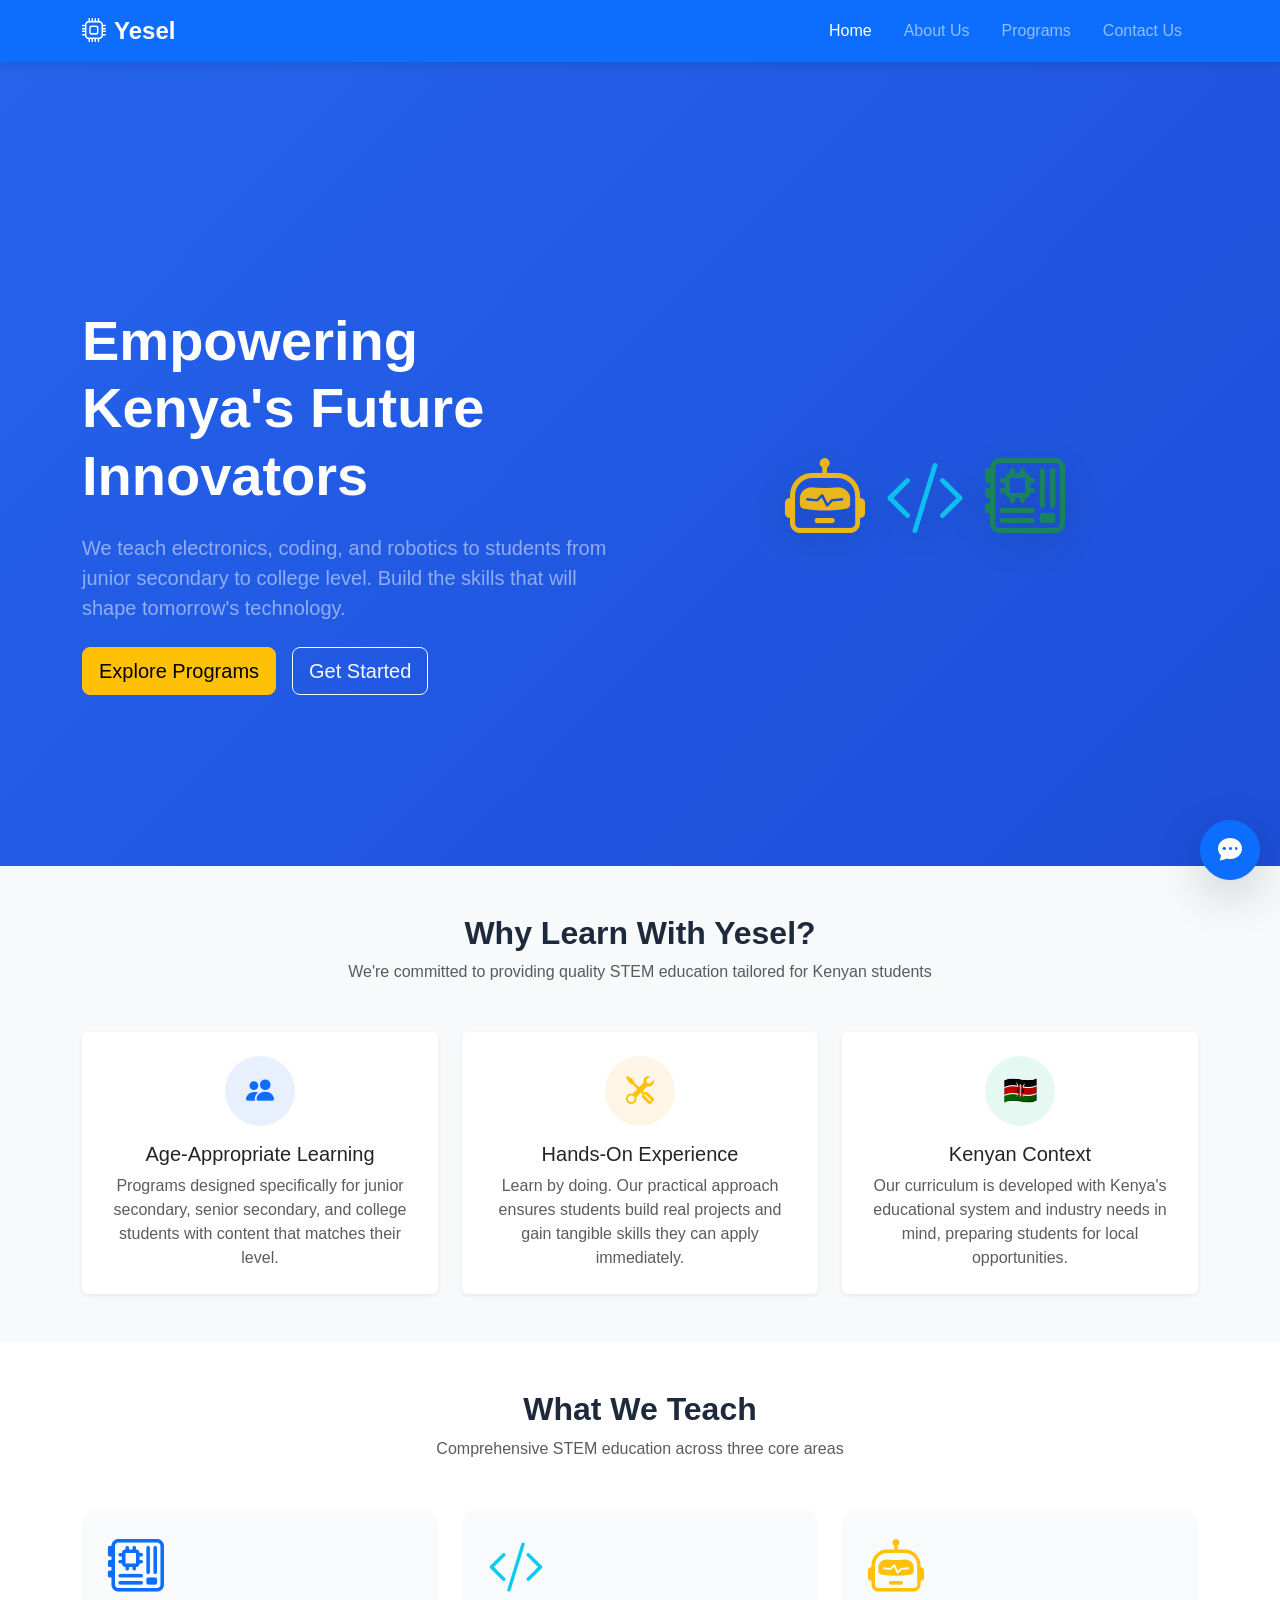
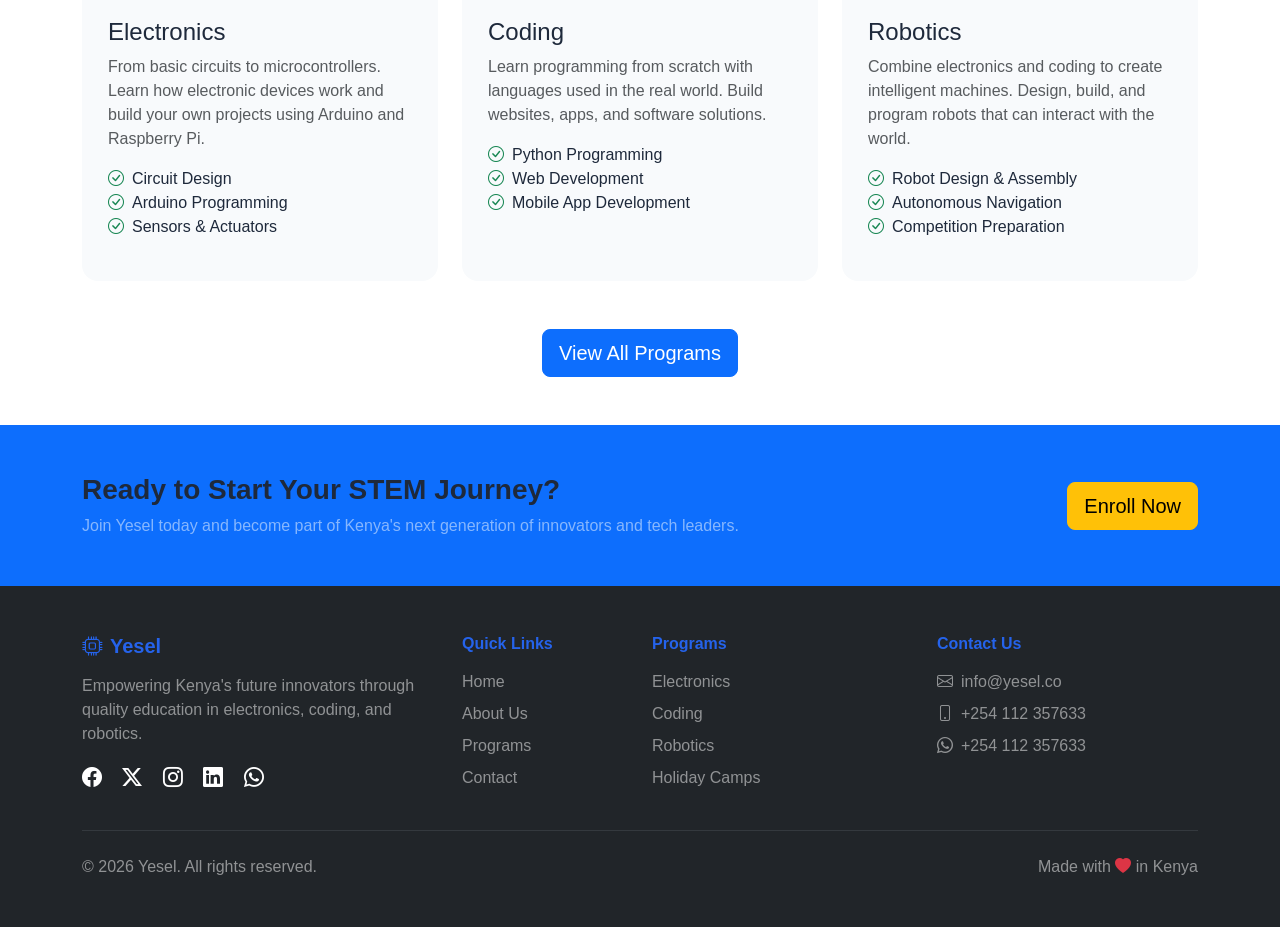
<file: index.html>
<!DOCTYPE html>
<html lang="en">

<head>
    <meta charset="UTF-8">
    <meta name="viewport" content="width=device-width, initial-scale=1.0">
    <title>Yesel - Empowering Kenya's Future Innovators</title>
    <meta name="description"
        content="Yesel teaches electronics, coding, and robotics to students across Kenya. Join us to build the skills of tomorrow.">

    <!-- Bootstrap CSS -->
    <link href="https://cdn.jsdelivr.net/npm/bootstrap@5.3.2/dist/css/bootstrap.min.css" rel="stylesheet">
    <!-- Bootstrap Icons -->
    <link href="https://cdn.jsdelivr.net/npm/bootstrap-icons@1.11.1/font/bootstrap-icons.css" rel="stylesheet">
    <!-- Custom CSS -->
    <link href="css/styles.css" rel="stylesheet">
</head>

<body>
    <!-- Navigation -->
    <nav class="navbar navbar-expand-lg navbar-dark bg-primary fixed-top">
        <div class="container">
            <a class="navbar-brand fw-bold" href="index.html">
                <i class="bi bi-cpu me-2"></i>Yesel
            </a>
            <button class="navbar-toggler" type="button" data-bs-toggle="collapse" data-bs-target="#navbarNav">
                <span class="navbar-toggler-icon"></span>
            </button>
            <div class="collapse navbar-collapse" id="navbarNav">
                <ul class="navbar-nav ms-auto">
                    <li class="nav-item">
                        <a class="nav-link active" href="index.html">Home</a>
                    </li>
                    <li class="nav-item">
                        <a class="nav-link" href="about.html">About Us</a>
                    </li>
                    <li class="nav-item">
                        <a class="nav-link" href="programs.html">Programs</a>
                    </li>
                    <li class="nav-item">
                        <a class="nav-link" href="contact.html">Contact Us</a>
                    </li>
                </ul>
            </div>
        </div>
    </nav>

    <!-- Hero Section -->
    <section class="hero-section d-flex align-items-center">
        <div class="container">
            <div class="row align-items-center">
                <div class="col-lg-6">
                    <h1 class="display-4 fw-bold text-white mb-4">Empowering Kenya's Future Innovators</h1>
                    <p class="lead text-white-50 mb-4">We teach electronics, coding, and robotics to students from
                        junior secondary to college level. Build the skills that will shape tomorrow's technology.</p>
                    <div class="d-flex gap-3 flex-wrap">
                        <a href="programs.html" class="btn btn-warning btn-lg">Explore Programs</a>
                        <a href="contact.html" class="btn btn-outline-light btn-lg">Get Started</a>
                    </div>
                </div>
                <div class="col-lg-6 d-none d-lg-block">
                    <div class="hero-illustration text-center">
                        <i class="bi bi-robot display-1 text-warning"></i>
                        <i class="bi bi-code-slash display-1 text-info ms-3"></i>
                        <i class="bi bi-motherboard display-1 text-success ms-3"></i>
                    </div>
                </div>
            </div>
        </div>
    </section>

    <!-- Features Section -->
    <section class="py-5 bg-light">
        <div class="container">
            <div class="text-center mb-5">
                <h2 class="fw-bold">Why Learn With Yesel?</h2>
                <p class="text-muted">We're committed to providing quality STEM education tailored for Kenyan students
                </p>
            </div>
            <div class="row g-4">
                <div class="col-md-4">
                    <div class="card h-100 border-0 shadow-sm">
                        <div class="card-body text-center p-4">
                            <div
                                class="feature-icon bg-primary-subtle rounded-circle d-inline-flex align-items-center justify-content-center mb-3">
                                <i class="bi bi-people-fill text-primary fs-3"></i>
                            </div>
                            <h5 class="card-title">Age-Appropriate Learning</h5>
                            <p class="card-text text-muted">Programs designed specifically for junior secondary, senior
                                secondary, and college students with content that matches their level.</p>
                        </div>
                    </div>
                </div>
                <div class="col-md-4">
                    <div class="card h-100 border-0 shadow-sm">
                        <div class="card-body text-center p-4">
                            <div
                                class="feature-icon bg-warning-subtle rounded-circle d-inline-flex align-items-center justify-content-center mb-3">
                                <i class="bi bi-tools text-warning fs-3"></i>
                            </div>
                            <h5 class="card-title">Hands-On Experience</h5>
                            <p class="card-text text-muted">Learn by doing. Our practical approach ensures students
                                build real projects and gain tangible skills they can apply immediately.</p>
                        </div>
                    </div>
                </div>
                <div class="col-md-4">
                    <div class="card h-100 border-0 shadow-sm">
                        <div class="card-body text-center p-4">
                            <div
                                class="feature-icon bg-success-subtle rounded-circle d-inline-flex align-items-center justify-content-center mb-3">
                                <span class="fs-3" role="img" aria-label="Kenyan flag">🇰🇪</span>
                            </div>
                            <h5 class="card-title">Kenyan Context</h5>
                            <p class="card-text text-muted">Our curriculum is developed with Kenya's educational system
                                and industry needs in mind, preparing students for local opportunities.</p>
                        </div>
                    </div>
                </div>
            </div>
        </div>
    </section>

    <!-- What We Teach Section -->
    <section class="py-5">
        <div class="container">
            <div class="text-center mb-5">
                <h2 class="fw-bold">What We Teach</h2>
                <p class="text-muted">Comprehensive STEM education across three core areas</p>
            </div>
            <div class="row g-4">
                <div class="col-lg-4">
                    <div class="teach-card p-4 rounded-4 h-100">
                        <div class="teach-icon mb-3">
                            <i class="bi bi-motherboard text-primary display-4"></i>
                        </div>
                        <h4>Electronics</h4>
                        <p class="text-muted">From basic circuits to microcontrollers. Learn how electronic devices work
                            and build your own projects using Arduino and Raspberry Pi.</p>
                        <ul class="list-unstyled">
                            <li><i class="bi bi-check-circle text-success me-2"></i>Circuit Design</li>
                            <li><i class="bi bi-check-circle text-success me-2"></i>Arduino Programming</li>
                            <li><i class="bi bi-check-circle text-success me-2"></i>Sensors & Actuators</li>
                        </ul>
                    </div>
                </div>
                <div class="col-lg-4">
                    <div class="teach-card p-4 rounded-4 h-100">
                        <div class="teach-icon mb-3">
                            <i class="bi bi-code-slash text-info display-4"></i>
                        </div>
                        <h4>Coding</h4>
                        <p class="text-muted">Learn programming from scratch with languages used in the real world.
                            Build websites, apps, and software solutions.</p>
                        <ul class="list-unstyled">
                            <li><i class="bi bi-check-circle text-success me-2"></i>Python Programming</li>
                            <li><i class="bi bi-check-circle text-success me-2"></i>Web Development</li>
                            <li><i class="bi bi-check-circle text-success me-2"></i>Mobile App Development</li>
                        </ul>
                    </div>
                </div>
                <div class="col-lg-4">
                    <div class="teach-card p-4 rounded-4 h-100">
                        <div class="teach-icon mb-3">
                            <i class="bi bi-robot text-warning display-4"></i>
                        </div>
                        <h4>Robotics</h4>
                        <p class="text-muted">Combine electronics and coding to create intelligent machines. Design,
                            build, and program robots that can interact with the world.</p>
                        <ul class="list-unstyled">
                            <li><i class="bi bi-check-circle text-success me-2"></i>Robot Design & Assembly</li>
                            <li><i class="bi bi-check-circle text-success me-2"></i>Autonomous Navigation</li>
                            <li><i class="bi bi-check-circle text-success me-2"></i>Competition Preparation</li>
                        </ul>
                    </div>
                </div>
            </div>
            <div class="text-center mt-5">
                <a href="programs.html" class="btn btn-primary btn-lg">View All Programs</a>
            </div>
        </div>
    </section>

    <!-- CTA Section -->
    <section class="py-5 bg-primary text-white">
        <div class="container">
            <div class="row align-items-center">
                <div class="col-lg-8">
                    <h3 class="fw-bold mb-2">Ready to Start Your STEM Journey?</h3>
                    <p class="mb-lg-0 text-white-50">Join Yesel today and become part of Kenya's next generation of
                        innovators and tech leaders.</p>
                </div>
                <div class="col-lg-4 text-lg-end">
                    <a href="contact.html" class="btn btn-warning btn-lg">Enroll Now</a>
                </div>
            </div>
        </div>
    </section>

    <!-- Footer -->
    <footer class="bg-dark text-white py-5">
        <div class="container">
            <div class="row g-4">
                <div class="col-lg-4">
                    <h5 class="fw-bold mb-3"><i class="bi bi-cpu me-2"></i>Yesel</h5>
                    <p class="text-white-50">Empowering Kenya's future innovators through quality education in
                        electronics, coding, and robotics.</p>
                    <div class="social-links">
                        <a href="#" class="text-white me-3"><i class="bi bi-facebook"></i></a>
                        <a href="#" class="text-white me-3"><i class="bi bi-twitter-x"></i></a>
                        <a href="#" class="text-white me-3"><i class="bi bi-instagram"></i></a>
                        <a href="#" class="text-white me-3"><i class="bi bi-linkedin"></i></a>
                        <a href="#" class="text-white"><i class="bi bi-whatsapp"></i></a>
                    </div>
                </div>
                <div class="col-lg-2">
                    <h6 class="fw-bold mb-3">Quick Links</h6>
                    <ul class="list-unstyled">
                        <li class="mb-2"><a href="index.html" class="text-white-50 text-decoration-none">Home</a></li>
                        <li class="mb-2"><a href="about.html" class="text-white-50 text-decoration-none">About Us</a>
                        </li>
                        <li class="mb-2"><a href="programs.html" class="text-white-50 text-decoration-none">Programs</a>
                        </li>
                        <li class="mb-2"><a href="contact.html" class="text-white-50 text-decoration-none">Contact</a>
                        </li>
                    </ul>
                </div>
                <div class="col-lg-3">
                    <h6 class="fw-bold mb-3">Programs</h6>
                    <ul class="list-unstyled">
                        <li class="mb-2"><a href="programs.html"
                                class="text-white-50 text-decoration-none">Electronics</a></li>
                        <li class="mb-2"><a href="programs.html" class="text-white-50 text-decoration-none">Coding</a>
                        </li>
                        <li class="mb-2"><a href="programs.html" class="text-white-50 text-decoration-none">Robotics</a>
                        </li>
                        <li class="mb-2"><a href="programs.html" class="text-white-50 text-decoration-none">Holiday
                                Camps</a></li>
                    </ul>
                </div>
                <div class="col-lg-3">
                    <h6 class="fw-bold mb-3">Contact Us</h6>
                    <ul class="list-unstyled text-white-50">
                        <li class="mb-2"><i class="bi bi-envelope me-2"></i>info@yesel.co</li>
                        <li class="mb-2"><i class="bi bi-phone me-2"></i>+254 112 357633</li>
                        <li class="mb-2"><i class="bi bi-whatsapp me-2"></i>+254 112 357633</li>
                    </ul>
                </div>
            </div>
            <hr class="my-4 border-secondary">
            <div class="row">
                <div class="col-md-6">
                    <p class="text-white-50 mb-0">&copy; 2026 Yesel. All rights reserved.</p>
                </div>
                <div class="col-md-6 text-md-end">
                    <p class="text-white-50 mb-0">Made with <i class="bi bi-heart-fill text-danger"></i> in Kenya</p>
                </div>
            </div>
        </div>
    </footer>

    <!-- Chatbot -->
    <div id="chatbot-container">
        <button id="chatbot-toggle" class="btn btn-primary rounded-circle shadow-lg">
            <i class="bi bi-chat-dots-fill fs-4"></i>
        </button>
        <div id="chatbot-window" class="d-none">
            <div class="chatbot-header bg-primary text-white p-3 rounded-top">
                <div class="d-flex justify-content-between align-items-center">
                    <div>
                        <h6 class="mb-0"><i class="bi bi-robot me-2"></i>Yesel Assistant</h6>
                        <small class="text-white-50">Ask me anything!</small>
                    </div>
                    <button id="chatbot-close" class="btn btn-link text-white p-0">
                        <i class="bi bi-x-lg"></i>
                    </button>
                </div>
            </div>
            <div id="chatbot-messages" class="p-3">
                <div class="bot-message mb-3">
                    <div class="message-bubble bg-light p-3 rounded">
                        <p class="mb-0">Jambo! 👋 I'm the Yesel Assistant. How can I help you today? You can ask me
                            about:</p>
                        <ul class="mb-0 mt-2">
                            <li>Our programs</li>
                            <li>Enrollment process</li>
                            <li>Schedules & timing</li>
                            <li>Requirements & materials</li>
                        </ul>
                    </div>
                </div>
            </div>
            <div class="chatbot-input p-3 border-top">
                <div class="input-group">
                    <input type="text" id="chatbot-input" class="form-control" placeholder="Type your question...">
                    <button id="chatbot-send" class="btn btn-primary">
                        <i class="bi bi-send-fill"></i>
                    </button>
                </div>
                <div class="quick-questions mt-2">
                    <small class="text-muted">Quick questions:</small>
                    <div class="d-flex flex-wrap gap-1 mt-1">
                        <button class="btn btn-outline-secondary btn-sm quick-q">Programs offered?</button>
                        <button class="btn btn-outline-secondary btn-sm quick-q">How to enroll?</button>
                        <button class="btn btn-outline-secondary btn-sm quick-q">Class schedule?</button>
                    </div>
                </div>
            </div>
        </div>
    </div>

    <!-- Bootstrap JS -->
    <script src="https://cdn.jsdelivr.net/npm/bootstrap@5.3.2/dist/js/bootstrap.bundle.min.js"></script>
    <!-- Custom JS -->
    <script src="js/main.js"></script>
</body>

</html>
</file>
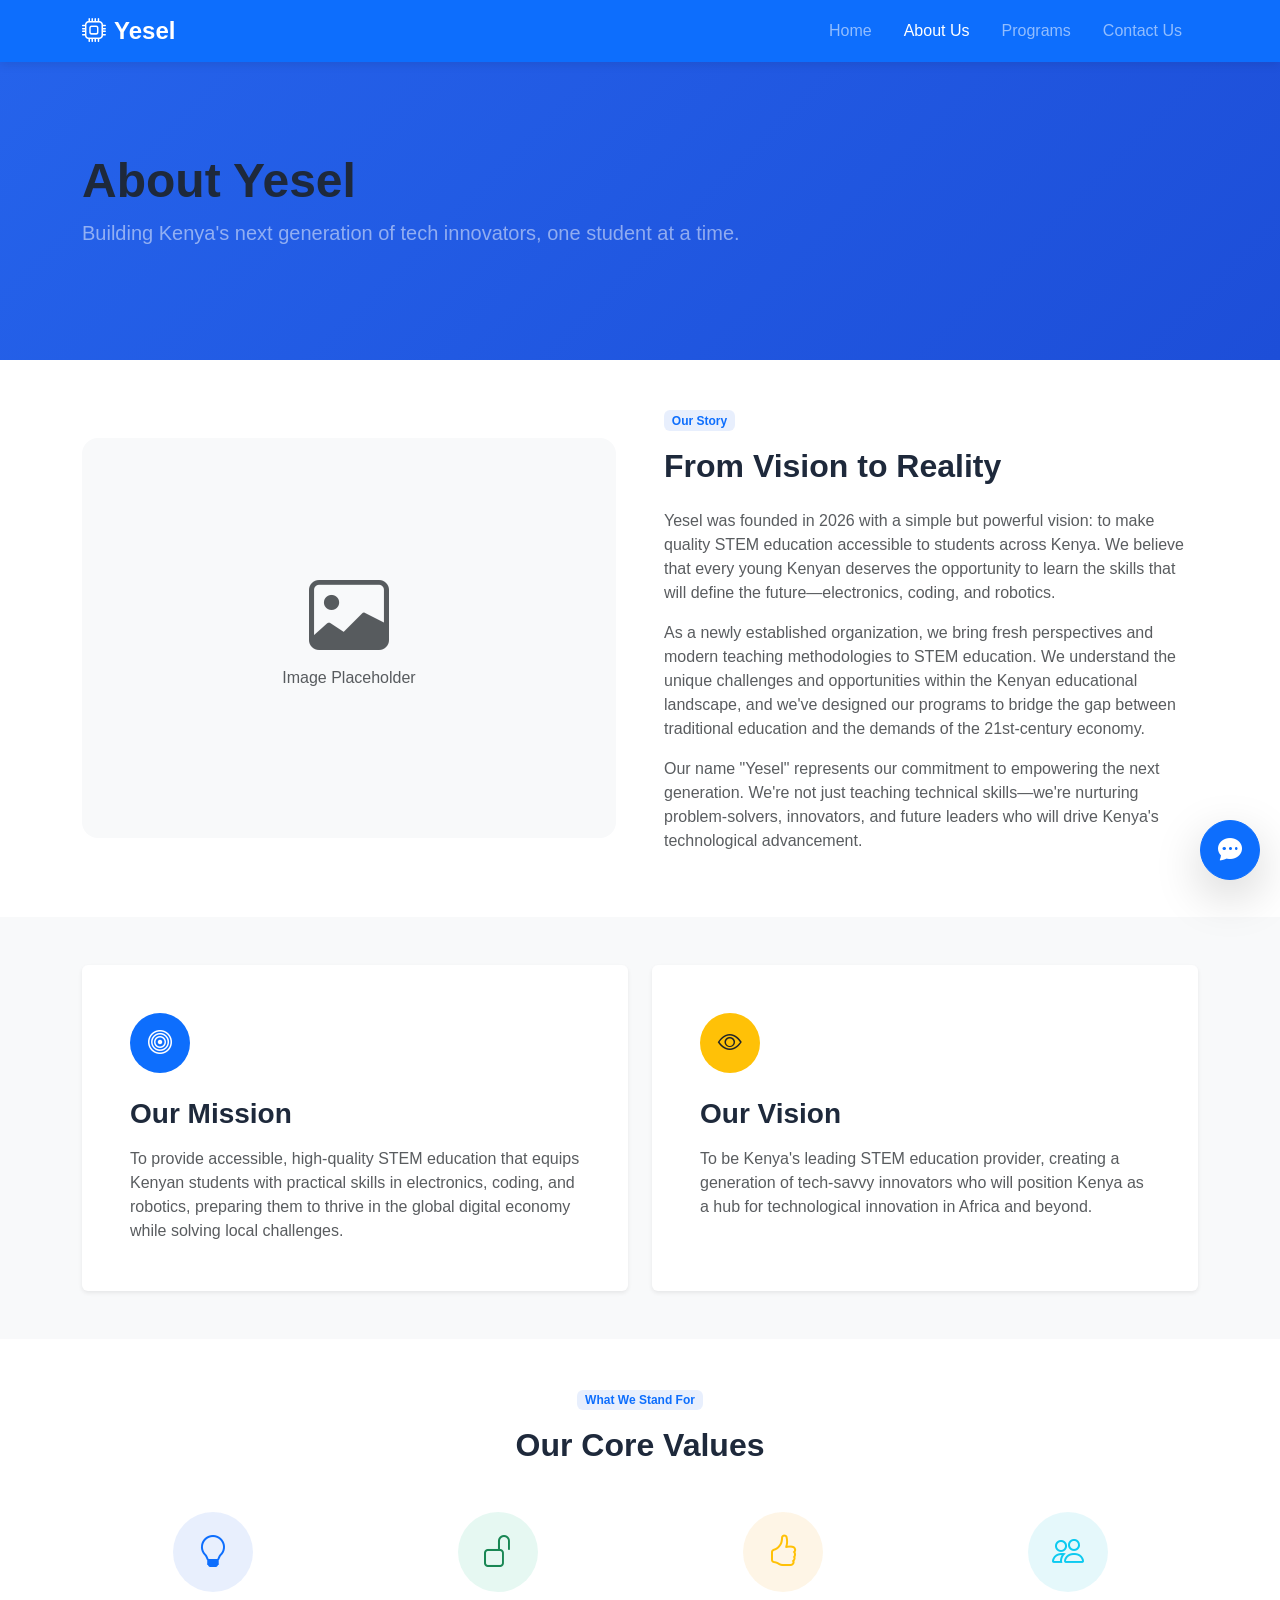
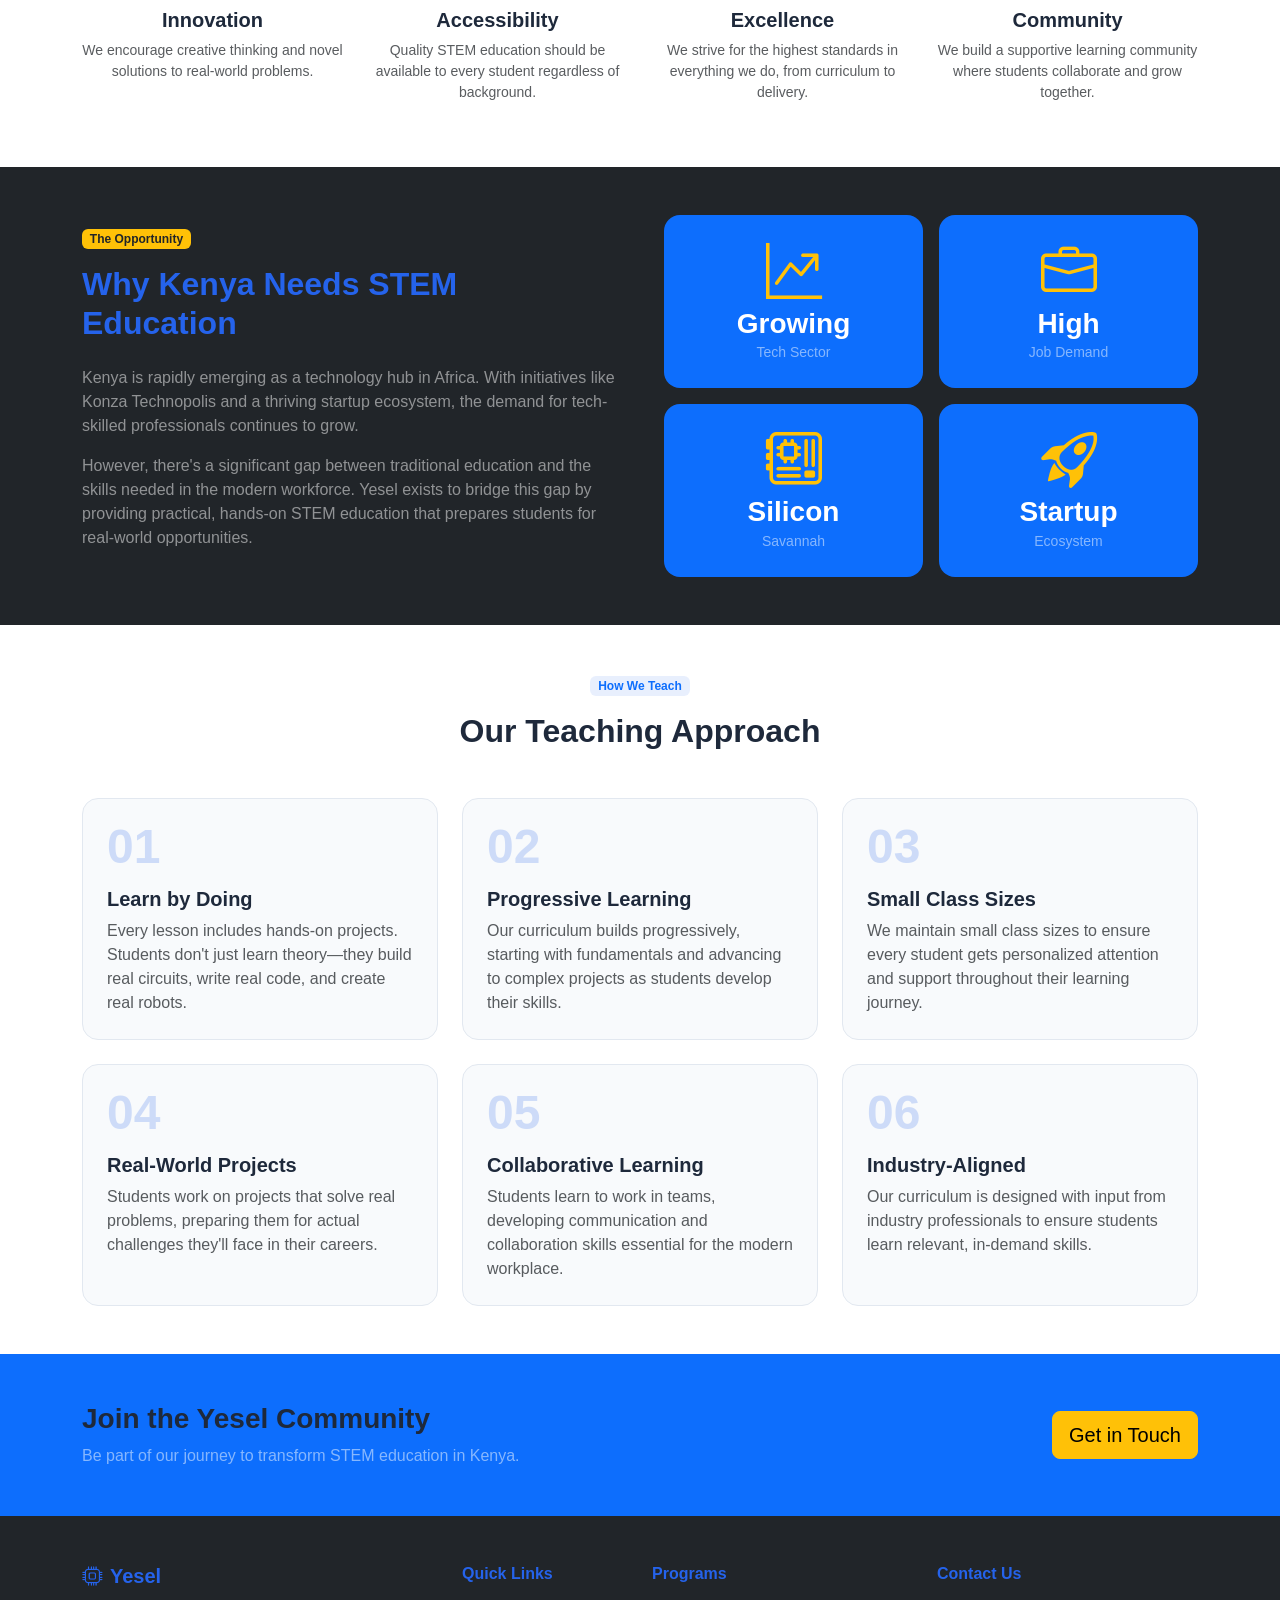
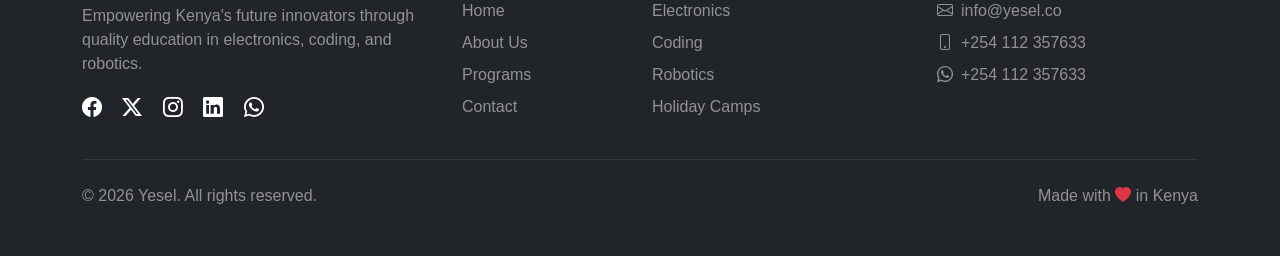
<file: about.html>
<!DOCTYPE html>
<html lang="en">

<head>
    <meta charset="UTF-8">
    <meta name="viewport" content="width=device-width, initial-scale=1.0">
    <title>About Us - Yesel</title>
    <meta name="description"
        content="Learn about Yesel's mission to empower Kenyan students through electronics, coding, and robotics education.">

    <!-- Bootstrap CSS -->
    <link href="https://cdn.jsdelivr.net/npm/bootstrap@5.3.2/dist/css/bootstrap.min.css" rel="stylesheet">
    <!-- Bootstrap Icons -->
    <link href="https://cdn.jsdelivr.net/npm/bootstrap-icons@1.11.1/font/bootstrap-icons.css" rel="stylesheet">
    <!-- Custom CSS -->
    <link href="css/styles.css" rel="stylesheet">
</head>

<body>
    <!-- Navigation -->
    <nav class="navbar navbar-expand-lg navbar-dark bg-primary fixed-top">
        <div class="container">
            <a class="navbar-brand fw-bold" href="index.html">
                <i class="bi bi-cpu me-2"></i>Yesel
            </a>
            <button class="navbar-toggler" type="button" data-bs-toggle="collapse" data-bs-target="#navbarNav">
                <span class="navbar-toggler-icon"></span>
            </button>
            <div class="collapse navbar-collapse" id="navbarNav">
                <ul class="navbar-nav ms-auto">
                    <li class="nav-item">
                        <a class="nav-link" href="index.html">Home</a>
                    </li>
                    <li class="nav-item">
                        <a class="nav-link active" href="about.html">About Us</a>
                    </li>
                    <li class="nav-item">
                        <a class="nav-link" href="programs.html">Programs</a>
                    </li>
                    <li class="nav-item">
                        <a class="nav-link" href="contact.html">Contact Us</a>
                    </li>
                </ul>
            </div>
        </div>
    </nav>

    <!-- Page Header -->
    <section class="page-header bg-primary text-white py-5">
        <div class="container">
            <div class="row align-items-center py-5">
                <div class="col-lg-8">
                    <h1 class="display-5 fw-bold">About Yesel</h1>
                    <p class="lead text-white-50">Building Kenya's next generation of tech innovators, one student at a
                        time.</p>
                </div>
            </div>
        </div>
    </section>

    <!-- Our Story -->
    <section class="py-5">
        <div class="container">
            <div class="row align-items-center g-5">
                <div class="col-lg-6">
                    <div class="about-image-placeholder bg-light rounded-4 d-flex align-items-center justify-content-center"
                        style="height: 400px;">
                        <div class="text-center text-muted">
                            <i class="bi bi-image display-1"></i>
                            <p>Image Placeholder</p>
                        </div>
                    </div>
                </div>
                <div class="col-lg-6">
                    <span class="badge bg-primary-subtle text-primary mb-3">Our Story</span>
                    <h2 class="fw-bold mb-4">From Vision to Reality</h2>
                    <p class="text-muted">Yesel was founded in 2026 with a simple but powerful vision: to make quality
                        STEM education accessible to students across Kenya. We believe that every young Kenyan deserves
                        the opportunity to learn the skills that will define the future—electronics, coding, and
                        robotics.</p>
                    <p class="text-muted">As a newly established organization, we bring fresh perspectives and modern
                        teaching methodologies to STEM education. We understand the unique challenges and opportunities
                        within the Kenyan educational landscape, and we've designed our programs to bridge the gap
                        between traditional education and the demands of the 21st-century economy.</p>
                    <p class="text-muted">Our name "Yesel" represents our commitment to empowering the next generation.
                        We're not just teaching technical skills—we're nurturing problem-solvers, innovators, and future
                        leaders who will drive Kenya's technological advancement.</p>
                </div>
            </div>
        </div>
    </section>

    <!-- Mission & Vision -->
    <section class="py-5 bg-light">
        <div class="container">
            <div class="row g-4">
                <div class="col-lg-6">
                    <div class="card h-100 border-0 shadow-sm">
                        <div class="card-body p-5">
                            <div class="icon-box bg-primary text-white rounded-circle d-inline-flex align-items-center justify-content-center mb-4"
                                style="width: 60px; height: 60px;">
                                <i class="bi bi-bullseye fs-4"></i>
                            </div>
                            <h3 class="fw-bold mb-3">Our Mission</h3>
                            <p class="text-muted mb-0">To provide accessible, high-quality STEM education that equips
                                Kenyan students with practical skills in electronics, coding, and robotics, preparing
                                them to thrive in the global digital economy while solving local challenges.</p>
                        </div>
                    </div>
                </div>
                <div class="col-lg-6">
                    <div class="card h-100 border-0 shadow-sm">
                        <div class="card-body p-5">
                            <div class="icon-box bg-warning text-dark rounded-circle d-inline-flex align-items-center justify-content-center mb-4"
                                style="width: 60px; height: 60px;">
                                <i class="bi bi-eye fs-4"></i>
                            </div>
                            <h3 class="fw-bold mb-3">Our Vision</h3>
                            <p class="text-muted mb-0">To be Kenya's leading STEM education provider, creating a
                                generation of tech-savvy innovators who will position Kenya as a hub for technological
                                innovation in Africa and beyond.</p>
                        </div>
                    </div>
                </div>
            </div>
        </div>
    </section>

    <!-- Our Values -->
    <section class="py-5">
        <div class="container">
            <div class="text-center mb-5">
                <span class="badge bg-primary-subtle text-primary mb-3">What We Stand For</span>
                <h2 class="fw-bold">Our Core Values</h2>
            </div>
            <div class="row g-4">
                <div class="col-md-6 col-lg-3">
                    <div class="text-center">
                        <div class="value-icon bg-primary-subtle rounded-circle d-inline-flex align-items-center justify-content-center mb-3"
                            style="width: 80px; height: 80px;">
                            <i class="bi bi-lightbulb text-primary fs-2"></i>
                        </div>
                        <h5 class="fw-bold">Innovation</h5>
                        <p class="text-muted small">We encourage creative thinking and novel solutions to real-world
                            problems.</p>
                    </div>
                </div>
                <div class="col-md-6 col-lg-3">
                    <div class="text-center">
                        <div class="value-icon bg-success-subtle rounded-circle d-inline-flex align-items-center justify-content-center mb-3"
                            style="width: 80px; height: 80px;">
                            <i class="bi bi-unlock text-success fs-2"></i>
                        </div>
                        <h5 class="fw-bold">Accessibility</h5>
                        <p class="text-muted small">Quality STEM education should be available to every student
                            regardless of background.</p>
                    </div>
                </div>
                <div class="col-md-6 col-lg-3">
                    <div class="text-center">
                        <div class="value-icon bg-warning-subtle rounded-circle d-inline-flex align-items-center justify-content-center mb-3"
                            style="width: 80px; height: 80px;">
                            <i class="bi bi-hand-thumbs-up text-warning fs-2"></i>
                        </div>
                        <h5 class="fw-bold">Excellence</h5>
                        <p class="text-muted small">We strive for the highest standards in everything we do, from
                            curriculum to delivery.</p>
                    </div>
                </div>
                <div class="col-md-6 col-lg-3">
                    <div class="text-center">
                        <div class="value-icon bg-info-subtle rounded-circle d-inline-flex align-items-center justify-content-center mb-3"
                            style="width: 80px; height: 80px;">
                            <i class="bi bi-people text-info fs-2"></i>
                        </div>
                        <h5 class="fw-bold">Community</h5>
                        <p class="text-muted small">We build a supportive learning community where students collaborate
                            and grow together.</p>
                    </div>
                </div>
            </div>
        </div>
    </section>

    <!-- Why Kenya Needs STEM -->
    <section class="py-5 bg-dark text-white">
        <div class="container">
            <div class="row align-items-center g-5">
                <div class="col-lg-6">
                    <span class="badge bg-warning text-dark mb-3">The Opportunity</span>
                    <h2 class="fw-bold mb-4">Why Kenya Needs STEM Education</h2>
                    <p class="text-white-50">Kenya is rapidly emerging as a technology hub in Africa. With initiatives
                        like Konza Technopolis and a thriving startup ecosystem, the demand for tech-skilled
                        professionals continues to grow.</p>
                    <p class="text-white-50">However, there's a significant gap between traditional education and the
                        skills needed in the modern workforce. Yesel exists to bridge this gap by providing practical,
                        hands-on STEM education that prepares students for real-world opportunities.</p>
                </div>
                <div class="col-lg-6">
                    <div class="row g-3">
                        <div class="col-6">
                            <div class="stat-card bg-primary p-4 rounded-4 text-center">
                                <i class="bi bi-graph-up-arrow display-4 text-warning mb-2"></i>
                                <h3 class="fw-bold mb-0">Growing</h3>
                                <small class="text-white-50">Tech Sector</small>
                            </div>
                        </div>
                        <div class="col-6">
                            <div class="stat-card bg-primary p-4 rounded-4 text-center">
                                <i class="bi bi-briefcase display-4 text-warning mb-2"></i>
                                <h3 class="fw-bold mb-0">High</h3>
                                <small class="text-white-50">Job Demand</small>
                            </div>
                        </div>
                        <div class="col-6">
                            <div class="stat-card bg-primary p-4 rounded-4 text-center">
                                <i class="bi bi-motherboard display-4 text-warning mb-2"></i>
                                <h3 class="fw-bold mb-0">Silicon</h3>
                                <small class="text-white-50">Savannah</small>
                            </div>
                        </div>
                        <div class="col-6">
                            <div class="stat-card bg-primary p-4 rounded-4 text-center">
                                <i class="bi bi-rocket-takeoff display-4 text-warning mb-2"></i>
                                <h3 class="fw-bold mb-0">Startup</h3>
                                <small class="text-white-50">Ecosystem</small>
                            </div>
                        </div>
                    </div>
                </div>
            </div>
        </div>
    </section>

    <!-- Our Approach -->
    <section class="py-5">
        <div class="container">
            <div class="text-center mb-5">
                <span class="badge bg-primary-subtle text-primary mb-3">How We Teach</span>
                <h2 class="fw-bold">Our Teaching Approach</h2>
            </div>
            <div class="row g-4">
                <div class="col-md-6 col-lg-4">
                    <div class="approach-card p-4 rounded-4 h-100">
                        <span class="approach-number">01</span>
                        <h5 class="fw-bold mt-3">Learn by Doing</h5>
                        <p class="text-muted mb-0">Every lesson includes hands-on projects. Students don't just learn
                            theory—they build real circuits, write real code, and create real robots.</p>
                    </div>
                </div>
                <div class="col-md-6 col-lg-4">
                    <div class="approach-card p-4 rounded-4 h-100">
                        <span class="approach-number">02</span>
                        <h5 class="fw-bold mt-3">Progressive Learning</h5>
                        <p class="text-muted mb-0">Our curriculum builds progressively, starting with fundamentals and
                            advancing to complex projects as students develop their skills.</p>
                    </div>
                </div>
                <div class="col-md-6 col-lg-4">
                    <div class="approach-card p-4 rounded-4 h-100">
                        <span class="approach-number">03</span>
                        <h5 class="fw-bold mt-3">Small Class Sizes</h5>
                        <p class="text-muted mb-0">We maintain small class sizes to ensure every student gets
                            personalized attention and support throughout their learning journey.</p>
                    </div>
                </div>
                <div class="col-md-6 col-lg-4">
                    <div class="approach-card p-4 rounded-4 h-100">
                        <span class="approach-number">04</span>
                        <h5 class="fw-bold mt-3">Real-World Projects</h5>
                        <p class="text-muted mb-0">Students work on projects that solve real problems, preparing them
                            for actual challenges they'll face in their careers.</p>
                    </div>
                </div>
                <div class="col-md-6 col-lg-4">
                    <div class="approach-card p-4 rounded-4 h-100">
                        <span class="approach-number">05</span>
                        <h5 class="fw-bold mt-3">Collaborative Learning</h5>
                        <p class="text-muted mb-0">Students learn to work in teams, developing communication and
                            collaboration skills essential for the modern workplace.</p>
                    </div>
                </div>
                <div class="col-md-6 col-lg-4">
                    <div class="approach-card p-4 rounded-4 h-100">
                        <span class="approach-number">06</span>
                        <h5 class="fw-bold mt-3">Industry-Aligned</h5>
                        <p class="text-muted mb-0">Our curriculum is designed with input from industry professionals to
                            ensure students learn relevant, in-demand skills.</p>
                    </div>
                </div>
            </div>
        </div>
    </section>

    <!-- CTA Section -->
    <section class="py-5 bg-primary text-white">
        <div class="container">
            <div class="row align-items-center">
                <div class="col-lg-8">
                    <h3 class="fw-bold mb-2">Join the Yesel Community</h3>
                    <p class="mb-lg-0 text-white-50">Be part of our journey to transform STEM education in Kenya.</p>
                </div>
                <div class="col-lg-4 text-lg-end">
                    <a href="contact.html" class="btn btn-warning btn-lg">Get in Touch</a>
                </div>
            </div>
        </div>
    </section>

    <!-- Footer -->
    <footer class="bg-dark text-white py-5">
        <div class="container">
            <div class="row g-4">
                <div class="col-lg-4">
                    <h5 class="fw-bold mb-3"><i class="bi bi-cpu me-2"></i>Yesel</h5>
                    <p class="text-white-50">Empowering Kenya's future innovators through quality education in
                        electronics, coding, and robotics.</p>
                    <div class="social-links">
                        <a href="#" class="text-white me-3"><i class="bi bi-facebook"></i></a>
                        <a href="#" class="text-white me-3"><i class="bi bi-twitter-x"></i></a>
                        <a href="#" class="text-white me-3"><i class="bi bi-instagram"></i></a>
                        <a href="#" class="text-white me-3"><i class="bi bi-linkedin"></i></a>
                        <a href="#" class="text-white"><i class="bi bi-whatsapp"></i></a>
                    </div>
                </div>
                <div class="col-lg-2">
                    <h6 class="fw-bold mb-3">Quick Links</h6>
                    <ul class="list-unstyled">
                        <li class="mb-2"><a href="index.html" class="text-white-50 text-decoration-none">Home</a></li>
                        <li class="mb-2"><a href="about.html" class="text-white-50 text-decoration-none">About Us</a>
                        </li>
                        <li class="mb-2"><a href="programs.html" class="text-white-50 text-decoration-none">Programs</a>
                        </li>
                        <li class="mb-2"><a href="contact.html" class="text-white-50 text-decoration-none">Contact</a>
                        </li>
                    </ul>
                </div>
                <div class="col-lg-3">
                    <h6 class="fw-bold mb-3">Programs</h6>
                    <ul class="list-unstyled">
                        <li class="mb-2"><a href="programs.html"
                                class="text-white-50 text-decoration-none">Electronics</a></li>
                        <li class="mb-2"><a href="programs.html" class="text-white-50 text-decoration-none">Coding</a>
                        </li>
                        <li class="mb-2"><a href="programs.html" class="text-white-50 text-decoration-none">Robotics</a>
                        </li>
                        <li class="mb-2"><a href="programs.html" class="text-white-50 text-decoration-none">Holiday
                                Camps</a></li>
                    </ul>
                </div>
                <div class="col-lg-3">
                    <h6 class="fw-bold mb-3">Contact Us</h6>
                    <ul class="list-unstyled text-white-50">
                        <li class="mb-2"><i class="bi bi-envelope me-2"></i>info@yesel.co</li>
                        <li class="mb-2"><i class="bi bi-phone me-2"></i>+254 112 357633</li>
                        <li class="mb-2"><i class="bi bi-whatsapp me-2"></i>+254 112 357633</li>
                    </ul>
                </div>
            </div>
            <hr class="my-4 border-secondary">
            <div class="row">
                <div class="col-md-6">
                    <p class="text-white-50 mb-0">&copy; 2026 Yesel. All rights reserved.</p>
                </div>
                <div class="col-md-6 text-md-end">
                    <p class="text-white-50 mb-0">Made with <i class="bi bi-heart-fill text-danger"></i> in Kenya</p>
                </div>
            </div>
        </div>
    </footer>

    <!-- Chatbot -->
    <div id="chatbot-container">
        <button id="chatbot-toggle" class="btn btn-primary rounded-circle shadow-lg">
            <i class="bi bi-chat-dots-fill fs-4"></i>
        </button>
        <div id="chatbot-window" class="d-none">
            <div class="chatbot-header bg-primary text-white p-3 rounded-top">
                <div class="d-flex justify-content-between align-items-center">
                    <div>
                        <h6 class="mb-0"><i class="bi bi-robot me-2"></i>Yesel Assistant</h6>
                        <small class="text-white-50">Ask me anything!</small>
                    </div>
                    <button id="chatbot-close" class="btn btn-link text-white p-0">
                        <i class="bi bi-x-lg"></i>
                    </button>
                </div>
            </div>
            <div id="chatbot-messages" class="p-3">
                <div class="bot-message mb-3">
                    <div class="message-bubble bg-light p-3 rounded">
                        <p class="mb-0">Jambo! 👋 I'm the Yesel Assistant. How can I help you today? You can ask me
                            about:</p>
                        <ul class="mb-0 mt-2">
                            <li>Our programs</li>
                            <li>Enrollment process</li>
                            <li>Schedules & timing</li>
                            <li>Requirements & materials</li>
                        </ul>
                    </div>
                </div>
            </div>
            <div class="chatbot-input p-3 border-top">
                <div class="input-group">
                    <input type="text" id="chatbot-input" class="form-control" placeholder="Type your question...">
                    <button id="chatbot-send" class="btn btn-primary">
                        <i class="bi bi-send-fill"></i>
                    </button>
                </div>
                <div class="quick-questions mt-2">
                    <small class="text-muted">Quick questions:</small>
                    <div class="d-flex flex-wrap gap-1 mt-1">
                        <button class="btn btn-outline-secondary btn-sm quick-q">Programs offered?</button>
                        <button class="btn btn-outline-secondary btn-sm quick-q">How to enroll?</button>
                        <button class="btn btn-outline-secondary btn-sm quick-q">Class schedule?</button>
                    </div>
                </div>
            </div>
        </div>
    </div>

    <!-- Bootstrap JS -->
    <script src="https://cdn.jsdelivr.net/npm/bootstrap@5.3.2/dist/js/bootstrap.bundle.min.js"></script>
    <!-- Custom JS -->
    <script src="js/main.js"></script>
</body>

</html>
</file>
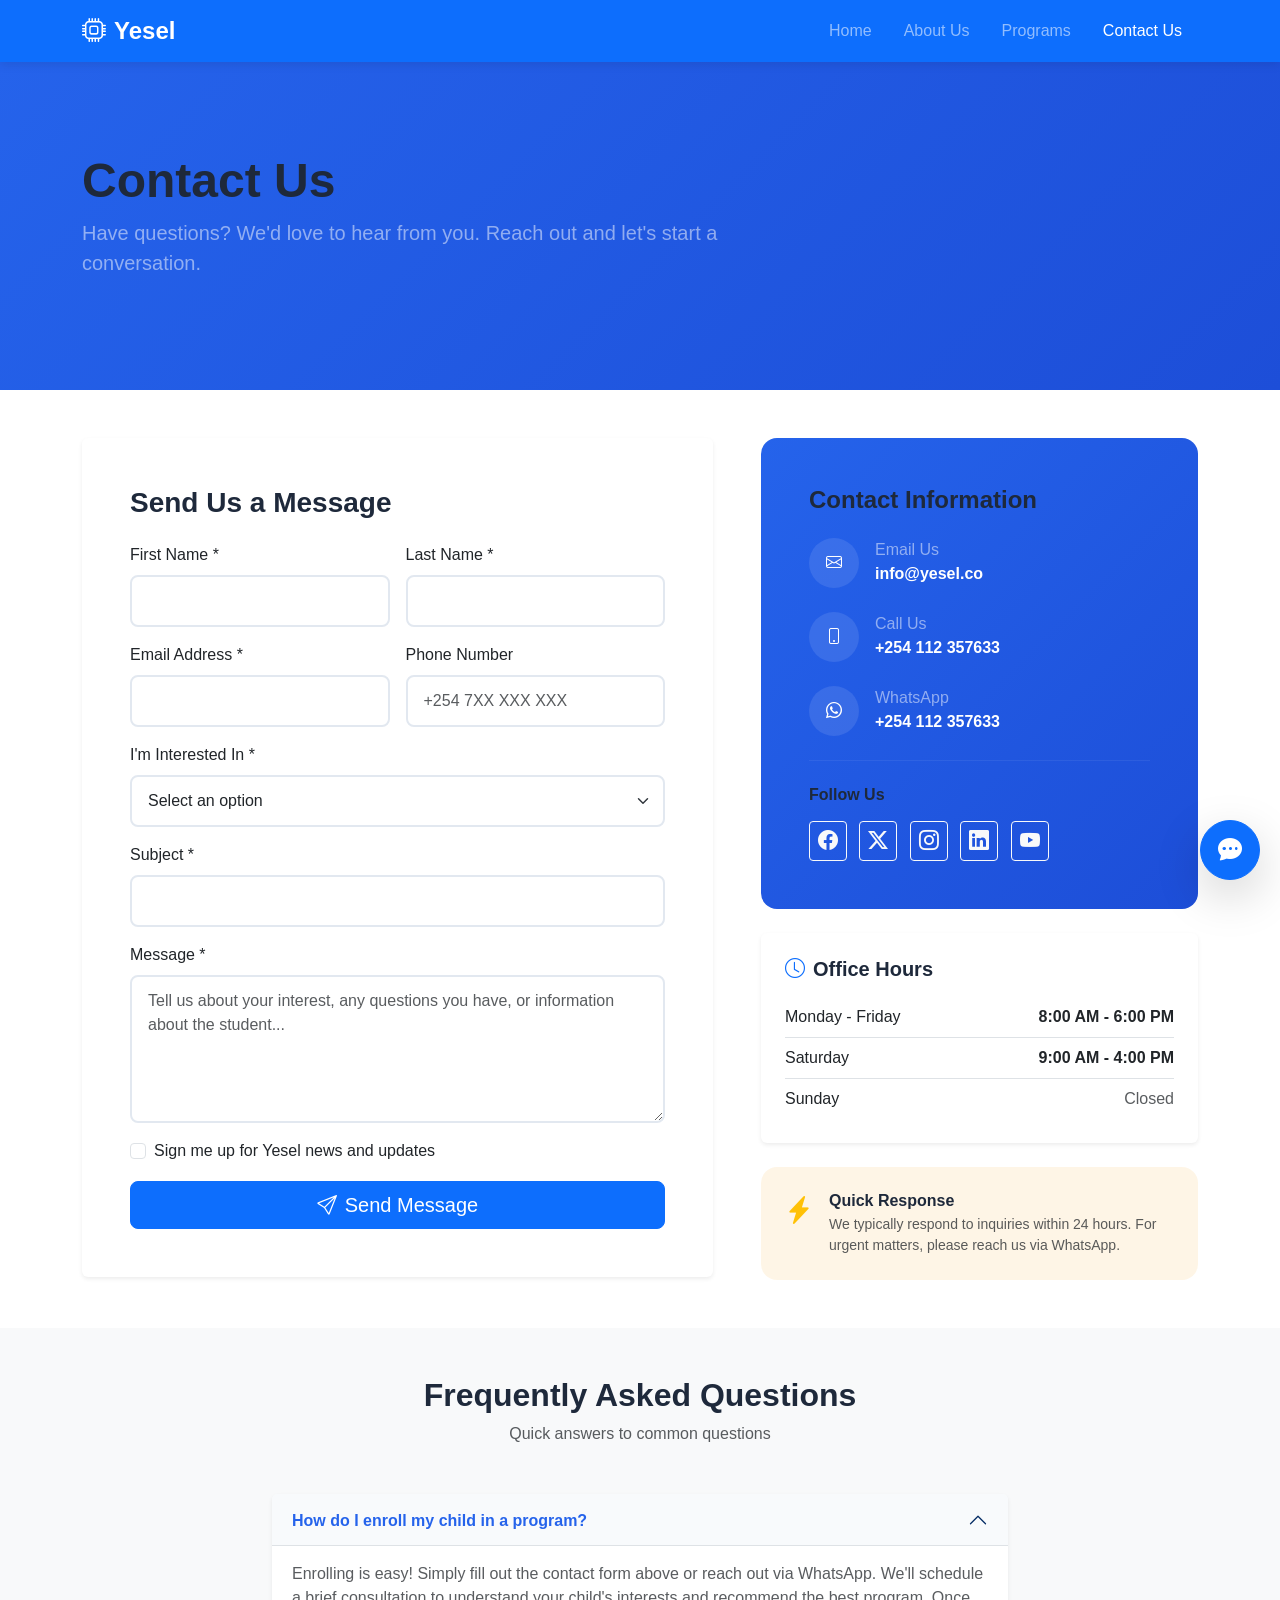
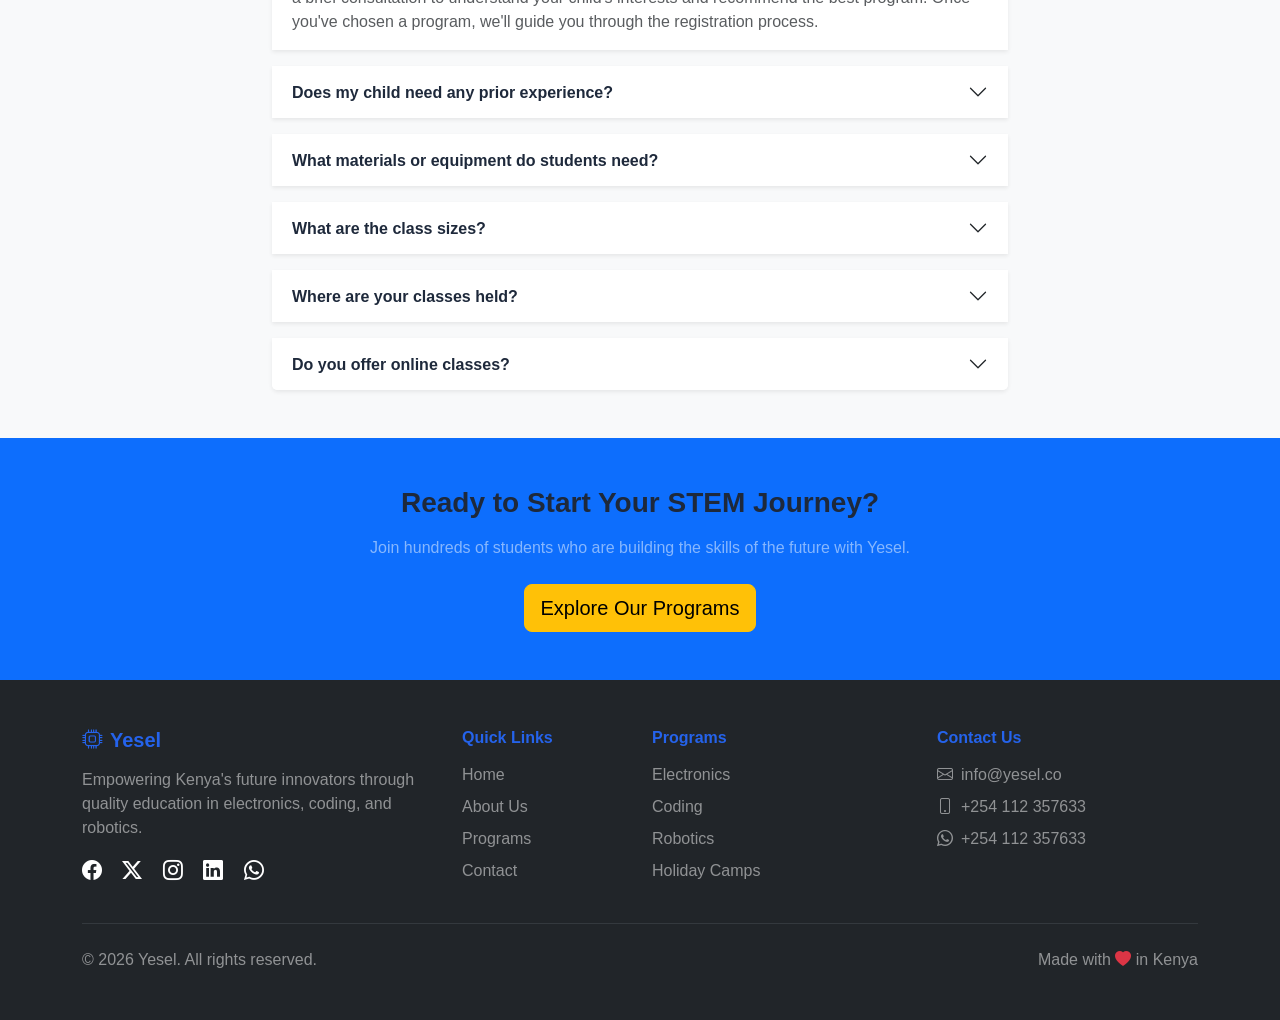
<file: contact.html>
<!DOCTYPE html>
<html lang="en">

<head>
    <meta charset="UTF-8">
    <meta name="viewport" content="width=device-width, initial-scale=1.0">
    <title>Contact Us - Yesel</title>
    <meta name="description"
        content="Get in touch with Yesel. We're here to answer your questions about our electronics, coding, and robotics programs in Kenya.">

    <!-- Bootstrap CSS -->
    <link href="https://cdn.jsdelivr.net/npm/bootstrap@5.3.2/dist/css/bootstrap.min.css" rel="stylesheet">
    <!-- Bootstrap Icons -->
    <link href="https://cdn.jsdelivr.net/npm/bootstrap-icons@1.11.1/font/bootstrap-icons.css" rel="stylesheet">
    <!-- Custom CSS -->
    <link href="css/styles.css" rel="stylesheet">
</head>

<body>
    <!-- Navigation -->
    <nav class="navbar navbar-expand-lg navbar-dark bg-primary fixed-top">
        <div class="container">
            <a class="navbar-brand fw-bold" href="index.html">
                <i class="bi bi-cpu me-2"></i>Yesel
            </a>
            <button class="navbar-toggler" type="button" data-bs-toggle="collapse" data-bs-target="#navbarNav">
                <span class="navbar-toggler-icon"></span>
            </button>
            <div class="collapse navbar-collapse" id="navbarNav">
                <ul class="navbar-nav ms-auto">
                    <li class="nav-item">
                        <a class="nav-link" href="index.html">Home</a>
                    </li>
                    <li class="nav-item">
                        <a class="nav-link" href="about.html">About Us</a>
                    </li>
                    <li class="nav-item">
                        <a class="nav-link" href="programs.html">Programs</a>
                    </li>
                    <li class="nav-item">
                        <a class="nav-link active" href="contact.html">Contact Us</a>
                    </li>
                </ul>
            </div>
        </div>
    </nav>

    <!-- Page Header -->
    <section class="page-header bg-primary text-white py-5">
        <div class="container">
            <div class="row align-items-center py-5">
                <div class="col-lg-8">
                    <h1 class="display-5 fw-bold">Contact Us</h1>
                    <p class="lead text-white-50">Have questions? We'd love to hear from you. Reach out and let's start
                        a conversation.</p>
                </div>
            </div>
        </div>
    </section>

    <!-- Contact Section -->
    <section class="py-5">
        <div class="container">
            <div class="row g-5">
                <!-- Contact Form -->
                <div class="col-lg-7">
                    <div class="card border-0 shadow-sm">
                        <div class="card-body p-4 p-lg-5">
                            <h3 class="fw-bold mb-4">Send Us a Message</h3>
                            <form id="contact-form">
                                <div class="row g-3">
                                    <div class="col-md-6">
                                        <label for="firstName" class="form-label">First Name *</label>
                                        <input type="text" class="form-control" id="firstName" required>
                                    </div>
                                    <div class="col-md-6">
                                        <label for="lastName" class="form-label">Last Name *</label>
                                        <input type="text" class="form-control" id="lastName" required>
                                    </div>
                                    <div class="col-md-6">
                                        <label for="email" class="form-label">Email Address *</label>
                                        <input type="email" class="form-control" id="email" required>
                                    </div>
                                    <div class="col-md-6">
                                        <label for="phone" class="form-label">Phone Number</label>
                                        <input type="tel" class="form-control" id="phone"
                                            placeholder="+254 7XX XXX XXX">
                                    </div>
                                    <div class="col-12">
                                        <label for="inquiryType" class="form-label">I'm Interested In *</label>
                                        <select class="form-select" id="inquiryType" required>
                                            <option value="" selected disabled>Select an option</option>
                                            <option value="junior">Junior Secondary Programs (Form 1-2)</option>
                                            <option value="senior">Senior Secondary Programs (Form 3-4)</option>
                                            <option value="college">College/University Programs</option>
                                            <option value="holiday">Holiday Camps</option>
                                            <option value="school">School Partnership</option>
                                            <option value="general">General Inquiry</option>
                                        </select>
                                    </div>
                                    <div class="col-12">
                                        <label for="subject" class="form-label">Subject *</label>
                                        <input type="text" class="form-control" id="subject" required>
                                    </div>
                                    <div class="col-12">
                                        <label for="message" class="form-label">Message *</label>
                                        <textarea class="form-control" id="message" rows="5" required
                                            placeholder="Tell us about your interest, any questions you have, or information about the student..."></textarea>
                                    </div>
                                    <div class="col-12">
                                        <div class="form-check">
                                            <input class="form-check-input" type="checkbox" id="newsletter">
                                            <label class="form-check-label" for="newsletter">
                                                Sign me up for Yesel news and updates
                                            </label>
                                        </div>
                                    </div>
                                    <div class="col-12">
                                        <button type="submit" class="btn btn-primary btn-lg w-100">
                                            <i class="bi bi-send me-2"></i>Send Message
                                        </button>
                                    </div>
                                </div>
                            </form>

                            <!-- Success Message (hidden by default) -->
                            <div id="form-success" class="d-none text-center py-5">
                                <i class="bi bi-check-circle text-success display-1"></i>
                                <h4 class="fw-bold mt-3">Message Sent!</h4>
                                <p class="text-muted">Thank you for contacting us. We'll get back to you within 24
                                    hours.</p>
                                <button type="button" class="btn btn-primary" onclick="resetForm()">Send Another
                                    Message</button>
                            </div>
                        </div>
                    </div>
                </div>

                <!-- Contact Information -->
                <div class="col-lg-5">
                    <div class="contact-info-card bg-primary text-white rounded-4 p-4 p-lg-5 mb-4">
                        <h4 class="fw-bold mb-4">Contact Information</h4>
                        <div class="contact-item d-flex mb-4">
                            <div class="icon-box bg-white bg-opacity-10 rounded-circle d-flex align-items-center justify-content-center me-3"
                                style="width: 50px; height: 50px; min-width: 50px;">
                                <i class="bi bi-envelope text-white"></i>
                            </div>
                            <div>
                                <p class="mb-0 text-white-50">Email Us</p>
                                <a href="mailto:info@yesel.co"
                                    class="text-white text-decoration-none fw-bold">info@yesel.co</a>
                            </div>
                        </div>
                        <div class="contact-item d-flex mb-4">
                            <div class="icon-box bg-white bg-opacity-10 rounded-circle d-flex align-items-center justify-content-center me-3"
                                style="width: 50px; height: 50px; min-width: 50px;">
                                <i class="bi bi-phone text-white"></i>
                            </div>
                            <div>
                                <p class="mb-0 text-white-50">Call Us</p>
                                <a href="tel:+254112357633" class="text-white text-decoration-none fw-bold">+254 112 357633</a>
                            </div>
                        </div>
                        <div class="contact-item d-flex mb-4">
                            <div class="icon-box bg-white bg-opacity-10 rounded-circle d-flex align-items-center justify-content-center me-3"
                                style="width: 50px; height: 50px; min-width: 50px;">
                                <i class="bi bi-whatsapp text-white"></i>
                            </div>
                            <div>
                                <p class="mb-0 text-white-50">WhatsApp</p>
                                <a href="https://wa.me/254112357633"
                                    class="text-white text-decoration-none fw-bold">+254 112 357633</a>
                            </div>
                        </div>
                        <hr class="border-white border-opacity-25 my-4">
                        <h6 class="fw-bold mb-3">Follow Us</h6>
                        <div class="social-links">
                            <a href="#" class="btn btn-outline-light btn-sm me-2"><i class="bi bi-facebook"></i></a>
                            <a href="#" class="btn btn-outline-light btn-sm me-2"><i class="bi bi-twitter-x"></i></a>
                            <a href="#" class="btn btn-outline-light btn-sm me-2"><i class="bi bi-instagram"></i></a>
                            <a href="#" class="btn btn-outline-light btn-sm me-2"><i class="bi bi-linkedin"></i></a>
                            <a href="#" class="btn btn-outline-light btn-sm"><i class="bi bi-youtube"></i></a>
                        </div>
                    </div>

                    <!-- Office Hours -->
                    <div class="card border-0 shadow-sm">
                        <div class="card-body p-4">
                            <h5 class="fw-bold mb-3"><i class="bi bi-clock me-2 text-primary"></i>Office Hours</h5>
                            <ul class="list-unstyled mb-0">
                                <li class="d-flex justify-content-between py-2 border-bottom">
                                    <span>Monday - Friday</span>
                                    <span class="fw-bold">8:00 AM - 6:00 PM</span>
                                </li>
                                <li class="d-flex justify-content-between py-2 border-bottom">
                                    <span>Saturday</span>
                                    <span class="fw-bold">9:00 AM - 4:00 PM</span>
                                </li>
                                <li class="d-flex justify-content-between py-2">
                                    <span>Sunday</span>
                                    <span class="text-muted">Closed</span>
                                </li>
                            </ul>
                        </div>
                    </div>

                    <!-- Quick Response -->
                    <div class="bg-warning-subtle rounded-4 p-4 mt-4">
                        <div class="d-flex">
                            <i class="bi bi-lightning-charge-fill text-warning fs-3 me-3"></i>
                            <div>
                                <h6 class="fw-bold mb-1">Quick Response</h6>
                                <p class="text-muted mb-0 small">We typically respond to inquiries within 24 hours. For
                                    urgent matters, please reach us via WhatsApp.</p>
                            </div>
                        </div>
                    </div>
                </div>
            </div>
        </div>
    </section>

    <!-- FAQ Section -->
    <section class="py-5 bg-light">
        <div class="container">
            <div class="text-center mb-5">
                <h2 class="fw-bold">Frequently Asked Questions</h2>
                <p class="text-muted">Quick answers to common questions</p>
            </div>
            <div class="row justify-content-center">
                <div class="col-lg-8">
                    <div class="accordion" id="faqAccordion">
                        <div class="accordion-item border-0 mb-3 shadow-sm">
                            <h2 class="accordion-header">
                                <button class="accordion-button" type="button" data-bs-toggle="collapse"
                                    data-bs-target="#faq1">
                                    How do I enroll my child in a program?
                                </button>
                            </h2>
                            <div id="faq1" class="accordion-collapse collapse show" data-bs-parent="#faqAccordion">
                                <div class="accordion-body text-muted">
                                    Enrolling is easy! Simply fill out the contact form above or reach out via WhatsApp.
                                    We'll schedule a brief consultation to understand your child's interests and
                                    recommend the best program. Once you've chosen a program, we'll guide you through
                                    the registration process.
                                </div>
                            </div>
                        </div>
                        <div class="accordion-item border-0 mb-3 shadow-sm">
                            <h2 class="accordion-header">
                                <button class="accordion-button collapsed" type="button" data-bs-toggle="collapse"
                                    data-bs-target="#faq2">
                                    Does my child need any prior experience?
                                </button>
                            </h2>
                            <div id="faq2" class="accordion-collapse collapse" data-bs-parent="#faqAccordion">
                                <div class="accordion-body text-muted">
                                    No prior experience is required for our beginner programs! We start from the basics
                                    and build up progressively. For advanced courses, we'll assess the student's current
                                    level and recommend the appropriate starting point.
                                </div>
                            </div>
                        </div>
                        <div class="accordion-item border-0 mb-3 shadow-sm">
                            <h2 class="accordion-header">
                                <button class="accordion-button collapsed" type="button" data-bs-toggle="collapse"
                                    data-bs-target="#faq3">
                                    What materials or equipment do students need?
                                </button>
                            </h2>
                            <div id="faq3" class="accordion-collapse collapse" data-bs-parent="#faqAccordion">
                                <div class="accordion-body text-muted">
                                    For most programs, we provide all necessary materials and equipment during class
                                    sessions. For coding classes, students benefit from having access to a computer at
                                    home for practice. We'll provide a detailed list of any requirements when you
                                    enroll.
                                </div>
                            </div>
                        </div>
                        <div class="accordion-item border-0 mb-3 shadow-sm">
                            <h2 class="accordion-header">
                                <button class="accordion-button collapsed" type="button" data-bs-toggle="collapse"
                                    data-bs-target="#faq4">
                                    What are the class sizes?
                                </button>
                            </h2>
                            <div id="faq4" class="accordion-collapse collapse" data-bs-parent="#faqAccordion">
                                <div class="accordion-body text-muted">
                                    We maintain small class sizes to ensure personalized attention. Typically, our
                                    classes have 8-12 students, with a maximum of 15 for lecture-style sessions. This
                                    allows our instructors to provide individual support when needed.
                                </div>
                            </div>
                        </div>
                        <div class="accordion-item border-0 mb-3 shadow-sm">
                            <h2 class="accordion-header">
                                <button class="accordion-button collapsed" type="button" data-bs-toggle="collapse"
                                    data-bs-target="#faq5">
                                    Where are your classes held?
                                </button>
                            </h2>
                            <div id="faq5" class="accordion-collapse collapse" data-bs-parent="#faqAccordion">
                                <div class="accordion-body text-muted">
                                    We conduct classes at various locations depending on the program. Contact us for
                                    information about class venues near you. For school partnerships, we bring the
                                    program directly to your school.
                                </div>
                            </div>
                        </div>
                        <div class="accordion-item border-0 shadow-sm">
                            <h2 class="accordion-header">
                                <button class="accordion-button collapsed" type="button" data-bs-toggle="collapse"
                                    data-bs-target="#faq6">
                                    Do you offer online classes?
                                </button>
                            </h2>
                            <div id="faq6" class="accordion-collapse collapse" data-bs-parent="#faqAccordion">
                                <div class="accordion-body text-muted">
                                    Yes! Some of our coding programs can be conducted online. However, for electronics
                                    and robotics, we strongly recommend in-person classes for the hands-on experience.
                                    Contact us to discuss available options.
                                </div>
                            </div>
                        </div>
                    </div>
                </div>
            </div>
        </div>
    </section>

    <!-- CTA Section -->
    <section class="py-5 bg-primary text-white">
        <div class="container text-center">
            <h3 class="fw-bold mb-3">Ready to Start Your STEM Journey?</h3>
            <p class="text-white-50 mb-4">Join hundreds of students who are building the skills of the future with
                Yesel.</p>
            <a href="programs.html" class="btn btn-warning btn-lg">Explore Our Programs</a>
        </div>
    </section>

    <!-- Footer -->
    <footer class="bg-dark text-white py-5">
        <div class="container">
            <div class="row g-4">
                <div class="col-lg-4">
                    <h5 class="fw-bold mb-3"><i class="bi bi-cpu me-2"></i>Yesel</h5>
                    <p class="text-white-50">Empowering Kenya's future innovators through quality education in
                        electronics, coding, and robotics.</p>
                    <div class="social-links">
                        <a href="#" class="text-white me-3"><i class="bi bi-facebook"></i></a>
                        <a href="#" class="text-white me-3"><i class="bi bi-twitter-x"></i></a>
                        <a href="#" class="text-white me-3"><i class="bi bi-instagram"></i></a>
                        <a href="#" class="text-white me-3"><i class="bi bi-linkedin"></i></a>
                        <a href="#" class="text-white"><i class="bi bi-whatsapp"></i></a>
                    </div>
                </div>
                <div class="col-lg-2">
                    <h6 class="fw-bold mb-3">Quick Links</h6>
                    <ul class="list-unstyled">
                        <li class="mb-2"><a href="index.html" class="text-white-50 text-decoration-none">Home</a></li>
                        <li class="mb-2"><a href="about.html" class="text-white-50 text-decoration-none">About Us</a>
                        </li>
                        <li class="mb-2"><a href="programs.html" class="text-white-50 text-decoration-none">Programs</a>
                        </li>
                        <li class="mb-2"><a href="contact.html" class="text-white-50 text-decoration-none">Contact</a>
                        </li>
                    </ul>
                </div>
                <div class="col-lg-3">
                    <h6 class="fw-bold mb-3">Programs</h6>
                    <ul class="list-unstyled">
                        <li class="mb-2"><a href="programs.html"
                                class="text-white-50 text-decoration-none">Electronics</a></li>
                        <li class="mb-2"><a href="programs.html" class="text-white-50 text-decoration-none">Coding</a>
                        </li>
                        <li class="mb-2"><a href="programs.html" class="text-white-50 text-decoration-none">Robotics</a>
                        </li>
                        <li class="mb-2"><a href="programs.html" class="text-white-50 text-decoration-none">Holiday
                                Camps</a></li>
                    </ul>
                </div>
                <div class="col-lg-3">
                    <h6 class="fw-bold mb-3">Contact Us</h6>
                    <ul class="list-unstyled text-white-50">
                        <li class="mb-2"><i class="bi bi-envelope me-2"></i>info@yesel.co</li>
                        <li class="mb-2"><i class="bi bi-phone me-2"></i>+254 112 357633</li>
                        <li class="mb-2"><i class="bi bi-whatsapp me-2"></i>+254 112 357633</li>
                    </ul>
                </div>
            </div>
            <hr class="my-4 border-secondary">
            <div class="row">
                <div class="col-md-6">
                    <p class="text-white-50 mb-0">&copy; 2026 Yesel. All rights reserved.</p>
                </div>
                <div class="col-md-6 text-md-end">
                    <p class="text-white-50 mb-0">Made with <i class="bi bi-heart-fill text-danger"></i> in Kenya</p>
                </div>
            </div>
        </div>
    </footer>

    <!-- Chatbot -->
    <div id="chatbot-container">
        <button id="chatbot-toggle" class="btn btn-primary rounded-circle shadow-lg">
            <i class="bi bi-chat-dots-fill fs-4"></i>
        </button>
        <div id="chatbot-window" class="d-none">
            <div class="chatbot-header bg-primary text-white p-3 rounded-top">
                <div class="d-flex justify-content-between align-items-center">
                    <div>
                        <h6 class="mb-0"><i class="bi bi-robot me-2"></i>Yesel Assistant</h6>
                        <small class="text-white-50">Ask me anything!</small>
                    </div>
                    <button id="chatbot-close" class="btn btn-link text-white p-0">
                        <i class="bi bi-x-lg"></i>
                    </button>
                </div>
            </div>
            <div id="chatbot-messages" class="p-3">
                <div class="bot-message mb-3">
                    <div class="message-bubble bg-light p-3 rounded">
                        <p class="mb-0">Jambo! 👋 I'm the Yesel Assistant. How can I help you today? You can ask me
                            about:</p>
                        <ul class="mb-0 mt-2">
                            <li>Our programs</li>
                            <li>Enrollment process</li>
                            <li>Schedules & timing</li>
                            <li>Requirements & materials</li>
                        </ul>
                    </div>
                </div>
            </div>
            <div class="chatbot-input p-3 border-top">
                <div class="input-group">
                    <input type="text" id="chatbot-input" class="form-control" placeholder="Type your question...">
                    <button id="chatbot-send" class="btn btn-primary">
                        <i class="bi bi-send-fill"></i>
                    </button>
                </div>
                <div class="quick-questions mt-2">
                    <small class="text-muted">Quick questions:</small>
                    <div class="d-flex flex-wrap gap-1 mt-1">
                        <button class="btn btn-outline-secondary btn-sm quick-q">Programs offered?</button>
                        <button class="btn btn-outline-secondary btn-sm quick-q">How to enroll?</button>
                        <button class="btn btn-outline-secondary btn-sm quick-q">Class schedule?</button>
                    </div>
                </div>
            </div>
        </div>
    </div>

    <!-- Bootstrap JS -->
    <script src="https://cdn.jsdelivr.net/npm/bootstrap@5.3.2/dist/js/bootstrap.bundle.min.js"></script>
    <!-- Custom JS -->
    <script src="js/main.js"></script>
</body>

</html>
</file>
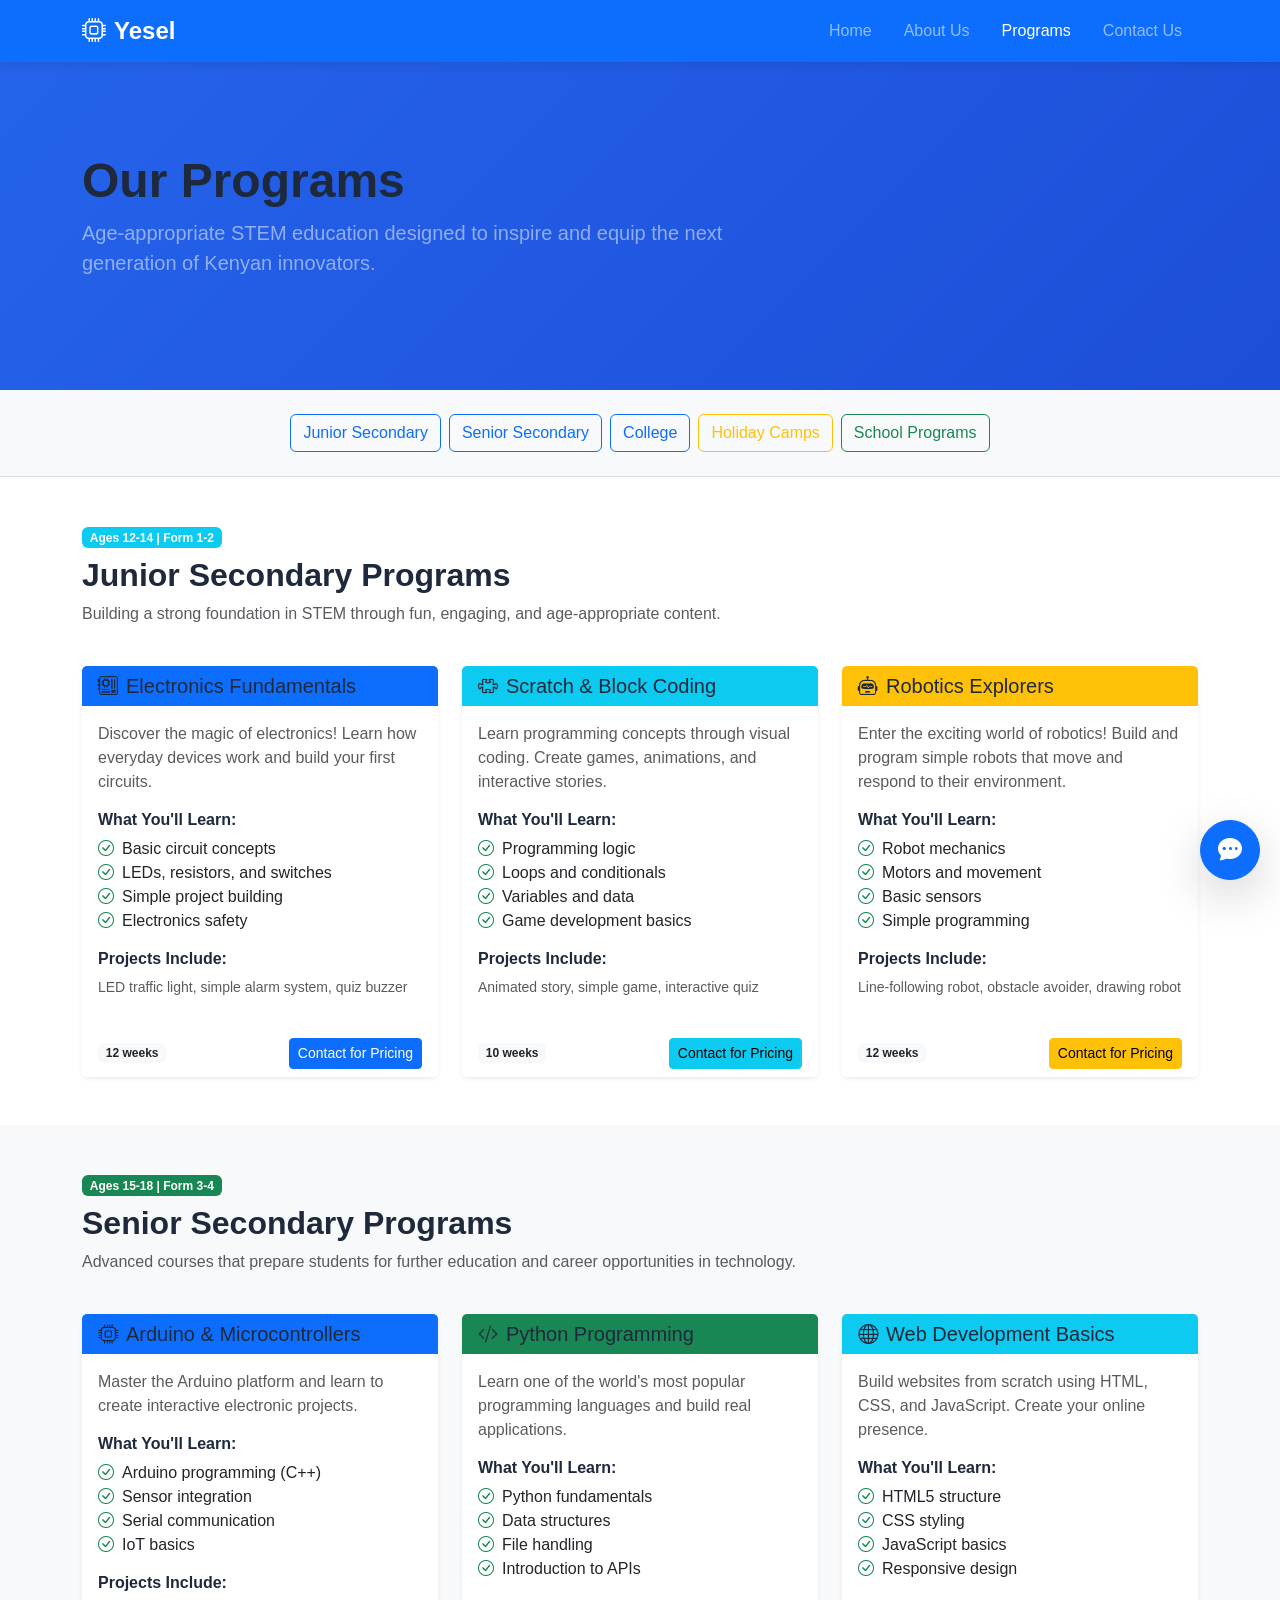
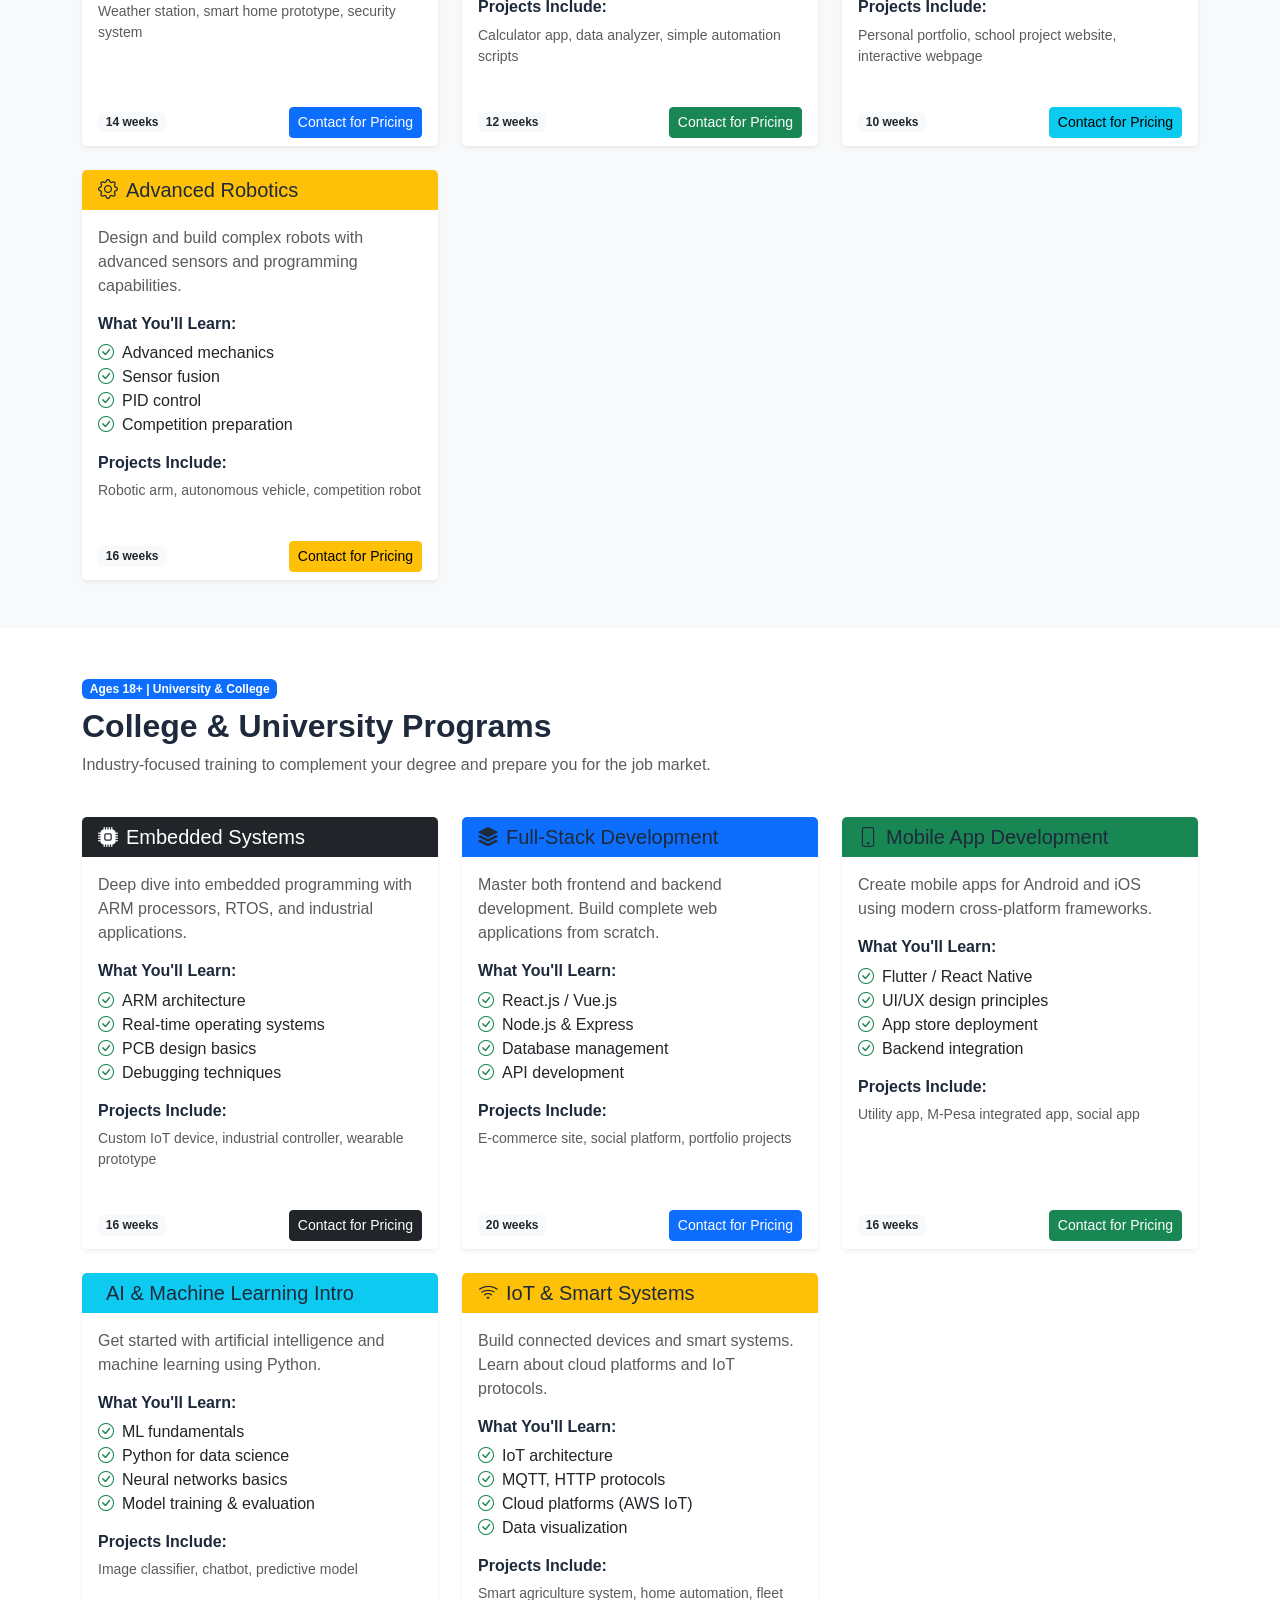
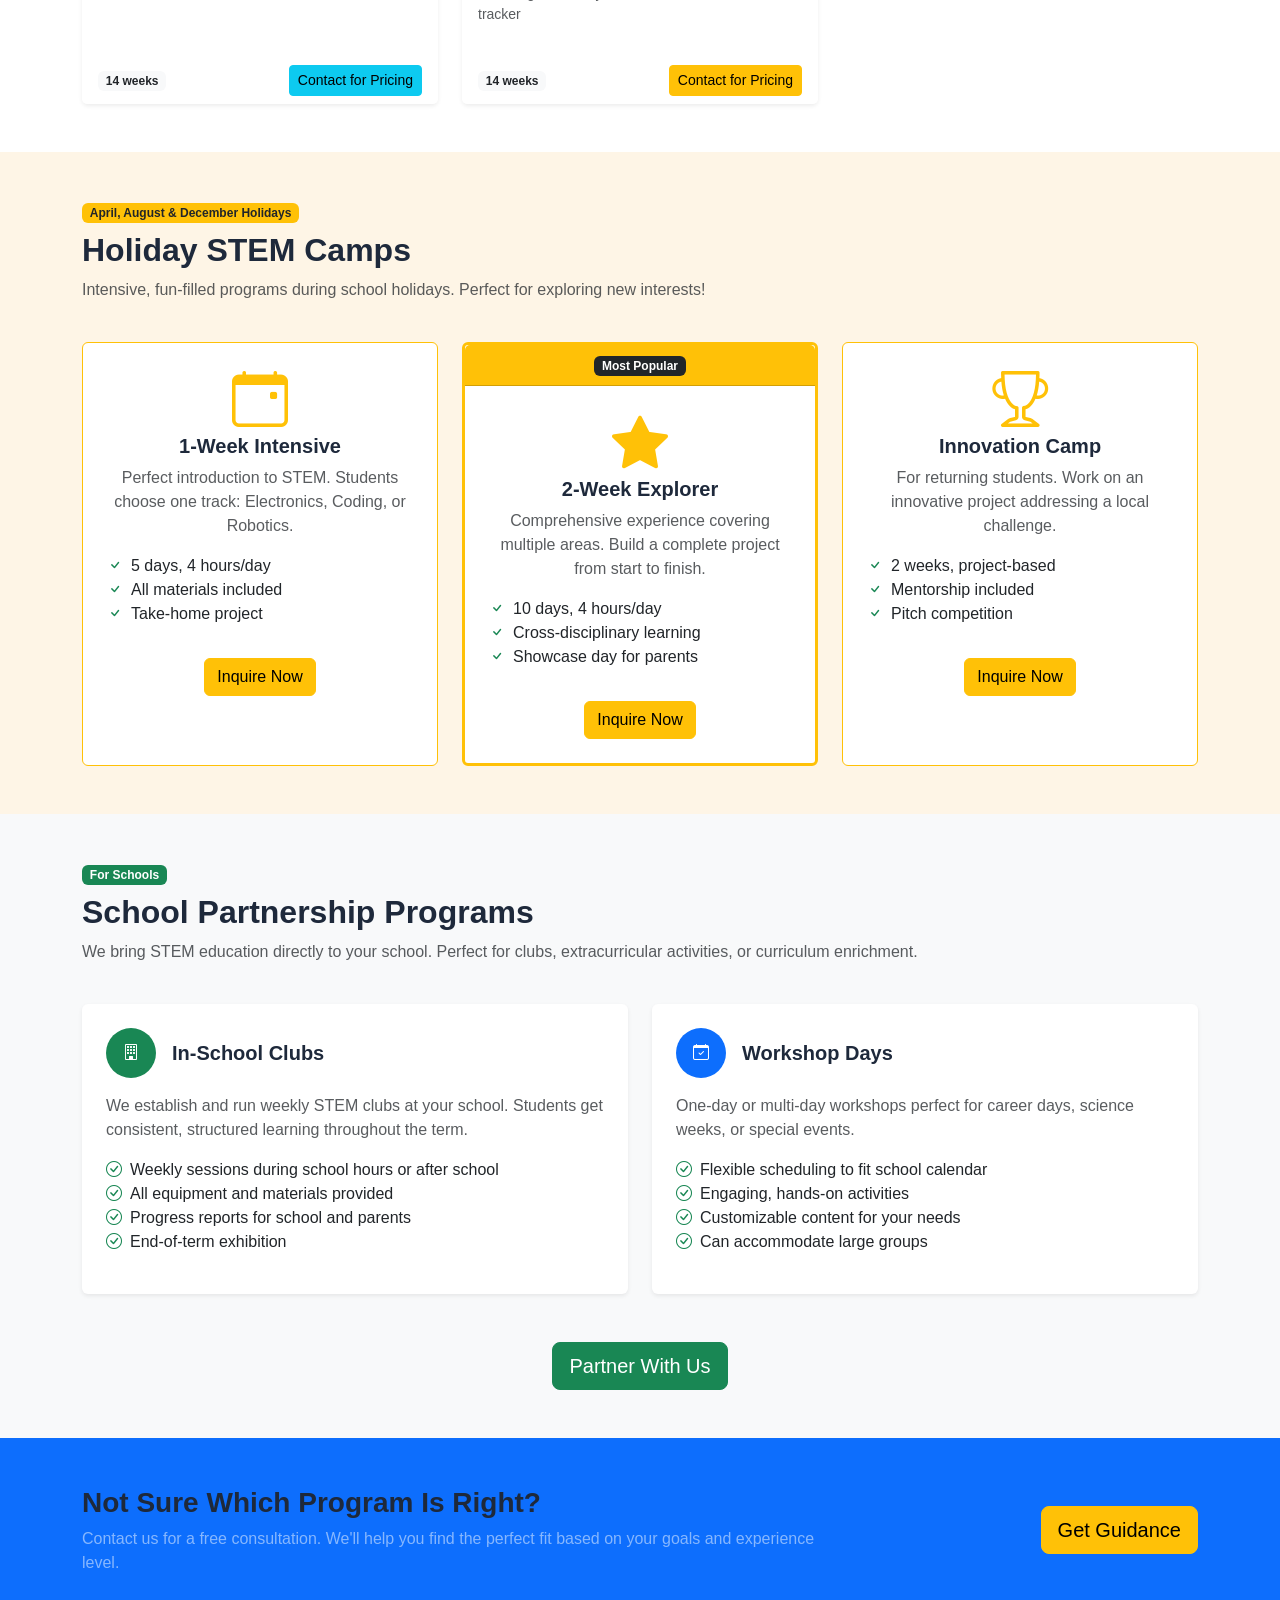
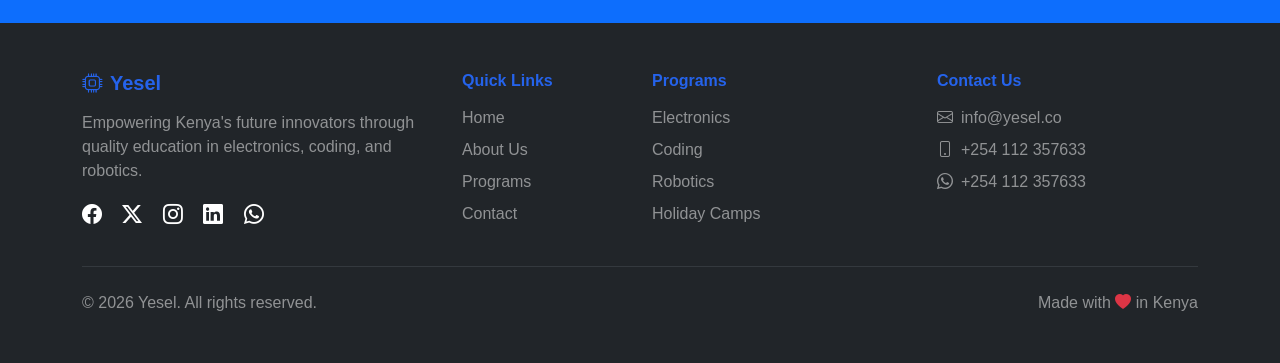
<file: programs.html>
<!DOCTYPE html>
<html lang="en">

<head>
    <meta charset="UTF-8">
    <meta name="viewport" content="width=device-width, initial-scale=1.0">
    <title>Programs - Yesel</title>
    <meta name="description"
        content="Explore Yesel's programs in electronics, coding, and robotics for junior secondary, senior secondary, and college students in Kenya.">

    <!-- Bootstrap CSS -->
    <link href="https://cdn.jsdelivr.net/npm/bootstrap@5.3.2/dist/css/bootstrap.min.css" rel="stylesheet">
    <!-- Bootstrap Icons -->
    <link href="https://cdn.jsdelivr.net/npm/bootstrap-icons@1.11.1/font/bootstrap-icons.css" rel="stylesheet">
    <!-- Custom CSS -->
    <link href="css/styles.css" rel="stylesheet">
</head>

<body>
    <!-- Navigation -->
    <nav class="navbar navbar-expand-lg navbar-dark bg-primary fixed-top">
        <div class="container">
            <a class="navbar-brand fw-bold" href="index.html">
                <i class="bi bi-cpu me-2"></i>Yesel
            </a>
            <button class="navbar-toggler" type="button" data-bs-toggle="collapse" data-bs-target="#navbarNav">
                <span class="navbar-toggler-icon"></span>
            </button>
            <div class="collapse navbar-collapse" id="navbarNav">
                <ul class="navbar-nav ms-auto">
                    <li class="nav-item">
                        <a class="nav-link" href="index.html">Home</a>
                    </li>
                    <li class="nav-item">
                        <a class="nav-link" href="about.html">About Us</a>
                    </li>
                    <li class="nav-item">
                        <a class="nav-link active" href="programs.html">Programs</a>
                    </li>
                    <li class="nav-item">
                        <a class="nav-link" href="contact.html">Contact Us</a>
                    </li>
                </ul>
            </div>
        </div>
    </nav>

    <!-- Page Header -->
    <section class="page-header bg-primary text-white py-5">
        <div class="container">
            <div class="row align-items-center py-5">
                <div class="col-lg-8">
                    <h1 class="display-5 fw-bold">Our Programs</h1>
                    <p class="lead text-white-50">Age-appropriate STEM education designed to inspire and equip the next
                        generation of Kenyan innovators.</p>
                </div>
            </div>
        </div>
    </section>

    <!-- Program Categories Navigation -->
    <section class="py-4 bg-light border-bottom sticky-top" style="top: 56px; z-index: 1000;">
        <div class="container">
            <div class="d-flex flex-wrap justify-content-center gap-2">
                <a href="#junior" class="btn btn-outline-primary">Junior Secondary</a>
                <a href="#senior" class="btn btn-outline-primary">Senior Secondary</a>
                <a href="#college" class="btn btn-outline-primary">College</a>
                <a href="#holiday" class="btn btn-outline-warning">Holiday Camps</a>
                <a href="#school" class="btn btn-outline-success">School Programs</a>
            </div>
        </div>
    </section>

    <!-- Junior Secondary Programs -->
    <section id="junior" class="py-5">
        <div class="container">
            <div class="row mb-4">
                <div class="col-12">
                    <span class="badge bg-info mb-2">Ages 12-14 | Form 1-2</span>
                    <h2 class="fw-bold">Junior Secondary Programs</h2>
                    <p class="text-muted">Building a strong foundation in STEM through fun, engaging, and
                        age-appropriate content.</p>
                </div>
            </div>
            <div class="row g-4">
                <!-- Electronics Fundamentals -->
                <div class="col-lg-4">
                    <div class="card h-100 border-0 shadow-sm program-card">
                        <div class="card-header bg-primary text-white">
                            <h5 class="mb-0"><i class="bi bi-motherboard me-2"></i>Electronics Fundamentals</h5>
                        </div>
                        <div class="card-body">
                            <p class="text-muted">Discover the magic of electronics! Learn how everyday devices work and
                                build your first circuits.</p>
                            <h6 class="fw-bold">What You'll Learn:</h6>
                            <ul class="list-unstyled">
                                <li><i class="bi bi-check-circle text-success me-2"></i>Basic circuit concepts</li>
                                <li><i class="bi bi-check-circle text-success me-2"></i>LEDs, resistors, and switches
                                </li>
                                <li><i class="bi bi-check-circle text-success me-2"></i>Simple project building</li>
                                <li><i class="bi bi-check-circle text-success me-2"></i>Electronics safety</li>
                            </ul>
                            <h6 class="fw-bold mt-3">Projects Include:</h6>
                            <p class="small text-muted">LED traffic light, simple alarm system, quiz buzzer</p>
                        </div>
                        <div class="card-footer bg-white border-0">
                            <div class="d-flex justify-content-between align-items-center">
                                <span class="badge bg-light text-dark">12 weeks</span>
                                <a href="contact.html" class="btn btn-primary btn-sm">Contact for Pricing</a>
                            </div>
                        </div>
                    </div>
                </div>

                <!-- Scratch & Block Coding -->
                <div class="col-lg-4">
                    <div class="card h-100 border-0 shadow-sm program-card">
                        <div class="card-header bg-info text-white">
                            <h5 class="mb-0"><i class="bi bi-puzzle me-2"></i>Scratch & Block Coding</h5>
                        </div>
                        <div class="card-body">
                            <p class="text-muted">Learn programming concepts through visual coding. Create games,
                                animations, and interactive stories.</p>
                            <h6 class="fw-bold">What You'll Learn:</h6>
                            <ul class="list-unstyled">
                                <li><i class="bi bi-check-circle text-success me-2"></i>Programming logic</li>
                                <li><i class="bi bi-check-circle text-success me-2"></i>Loops and conditionals</li>
                                <li><i class="bi bi-check-circle text-success me-2"></i>Variables and data</li>
                                <li><i class="bi bi-check-circle text-success me-2"></i>Game development basics</li>
                            </ul>
                            <h6 class="fw-bold mt-3">Projects Include:</h6>
                            <p class="small text-muted">Animated story, simple game, interactive quiz</p>
                        </div>
                        <div class="card-footer bg-white border-0">
                            <div class="d-flex justify-content-between align-items-center">
                                <span class="badge bg-light text-dark">10 weeks</span>
                                <a href="contact.html" class="btn btn-info btn-sm">Contact for Pricing</a>
                            </div>
                        </div>
                    </div>
                </div>

                <!-- Robotics Explorers -->
                <div class="col-lg-4">
                    <div class="card h-100 border-0 shadow-sm program-card">
                        <div class="card-header bg-warning text-dark">
                            <h5 class="mb-0"><i class="bi bi-robot me-2"></i>Robotics Explorers</h5>
                        </div>
                        <div class="card-body">
                            <p class="text-muted">Enter the exciting world of robotics! Build and program simple robots
                                that move and respond to their environment.</p>
                            <h6 class="fw-bold">What You'll Learn:</h6>
                            <ul class="list-unstyled">
                                <li><i class="bi bi-check-circle text-success me-2"></i>Robot mechanics</li>
                                <li><i class="bi bi-check-circle text-success me-2"></i>Motors and movement</li>
                                <li><i class="bi bi-check-circle text-success me-2"></i>Basic sensors</li>
                                <li><i class="bi bi-check-circle text-success me-2"></i>Simple programming</li>
                            </ul>
                            <h6 class="fw-bold mt-3">Projects Include:</h6>
                            <p class="small text-muted">Line-following robot, obstacle avoider, drawing robot</p>
                        </div>
                        <div class="card-footer bg-white border-0">
                            <div class="d-flex justify-content-between align-items-center">
                                <span class="badge bg-light text-dark">12 weeks</span>
                                <a href="contact.html" class="btn btn-warning btn-sm">Contact for Pricing</a>
                            </div>
                        </div>
                    </div>
                </div>
            </div>
        </div>
    </section>

    <!-- Senior Secondary Programs -->
    <section id="senior" class="py-5 bg-light">
        <div class="container">
            <div class="row mb-4">
                <div class="col-12">
                    <span class="badge bg-success mb-2">Ages 15-18 | Form 3-4</span>
                    <h2 class="fw-bold">Senior Secondary Programs</h2>
                    <p class="text-muted">Advanced courses that prepare students for further education and career
                        opportunities in technology.</p>
                </div>
            </div>
            <div class="row g-4">
                <!-- Arduino & Microcontrollers -->
                <div class="col-lg-4">
                    <div class="card h-100 border-0 shadow-sm program-card">
                        <div class="card-header bg-primary text-white">
                            <h5 class="mb-0"><i class="bi bi-cpu me-2"></i>Arduino & Microcontrollers</h5>
                        </div>
                        <div class="card-body">
                            <p class="text-muted">Master the Arduino platform and learn to create interactive electronic
                                projects.</p>
                            <h6 class="fw-bold">What You'll Learn:</h6>
                            <ul class="list-unstyled">
                                <li><i class="bi bi-check-circle text-success me-2"></i>Arduino programming (C++)</li>
                                <li><i class="bi bi-check-circle text-success me-2"></i>Sensor integration</li>
                                <li><i class="bi bi-check-circle text-success me-2"></i>Serial communication</li>
                                <li><i class="bi bi-check-circle text-success me-2"></i>IoT basics</li>
                            </ul>
                            <h6 class="fw-bold mt-3">Projects Include:</h6>
                            <p class="small text-muted">Weather station, smart home prototype, security system</p>
                        </div>
                        <div class="card-footer bg-white border-0">
                            <div class="d-flex justify-content-between align-items-center">
                                <span class="badge bg-light text-dark">14 weeks</span>
                                <a href="contact.html" class="btn btn-primary btn-sm">Contact for Pricing</a>
                            </div>
                        </div>
                    </div>
                </div>

                <!-- Python Programming -->
                <div class="col-lg-4">
                    <div class="card h-100 border-0 shadow-sm program-card">
                        <div class="card-header bg-success text-white">
                            <h5 class="mb-0"><i class="bi bi-code-slash me-2"></i>Python Programming</h5>
                        </div>
                        <div class="card-body">
                            <p class="text-muted">Learn one of the world's most popular programming languages and build
                                real applications.</p>
                            <h6 class="fw-bold">What You'll Learn:</h6>
                            <ul class="list-unstyled">
                                <li><i class="bi bi-check-circle text-success me-2"></i>Python fundamentals</li>
                                <li><i class="bi bi-check-circle text-success me-2"></i>Data structures</li>
                                <li><i class="bi bi-check-circle text-success me-2"></i>File handling</li>
                                <li><i class="bi bi-check-circle text-success me-2"></i>Introduction to APIs</li>
                            </ul>
                            <h6 class="fw-bold mt-3">Projects Include:</h6>
                            <p class="small text-muted">Calculator app, data analyzer, simple automation scripts</p>
                        </div>
                        <div class="card-footer bg-white border-0">
                            <div class="d-flex justify-content-between align-items-center">
                                <span class="badge bg-light text-dark">12 weeks</span>
                                <a href="contact.html" class="btn btn-success btn-sm">Contact for Pricing</a>
                            </div>
                        </div>
                    </div>
                </div>

                <!-- Web Development Basics -->
                <div class="col-lg-4">
                    <div class="card h-100 border-0 shadow-sm program-card">
                        <div class="card-header bg-info text-white">
                            <h5 class="mb-0"><i class="bi bi-globe me-2"></i>Web Development Basics</h5>
                        </div>
                        <div class="card-body">
                            <p class="text-muted">Build websites from scratch using HTML, CSS, and JavaScript. Create
                                your online presence.</p>
                            <h6 class="fw-bold">What You'll Learn:</h6>
                            <ul class="list-unstyled">
                                <li><i class="bi bi-check-circle text-success me-2"></i>HTML5 structure</li>
                                <li><i class="bi bi-check-circle text-success me-2"></i>CSS styling</li>
                                <li><i class="bi bi-check-circle text-success me-2"></i>JavaScript basics</li>
                                <li><i class="bi bi-check-circle text-success me-2"></i>Responsive design</li>
                            </ul>
                            <h6 class="fw-bold mt-3">Projects Include:</h6>
                            <p class="small text-muted">Personal portfolio, school project website, interactive webpage
                            </p>
                        </div>
                        <div class="card-footer bg-white border-0">
                            <div class="d-flex justify-content-between align-items-center">
                                <span class="badge bg-light text-dark">10 weeks</span>
                                <a href="contact.html" class="btn btn-info btn-sm">Contact for Pricing</a>
                            </div>
                        </div>
                    </div>
                </div>

                <!-- Advanced Robotics -->
                <div class="col-lg-4">
                    <div class="card h-100 border-0 shadow-sm program-card">
                        <div class="card-header bg-warning text-dark">
                            <h5 class="mb-0"><i class="bi bi-gear me-2"></i>Advanced Robotics</h5>
                        </div>
                        <div class="card-body">
                            <p class="text-muted">Design and build complex robots with advanced sensors and programming
                                capabilities.</p>
                            <h6 class="fw-bold">What You'll Learn:</h6>
                            <ul class="list-unstyled">
                                <li><i class="bi bi-check-circle text-success me-2"></i>Advanced mechanics</li>
                                <li><i class="bi bi-check-circle text-success me-2"></i>Sensor fusion</li>
                                <li><i class="bi bi-check-circle text-success me-2"></i>PID control</li>
                                <li><i class="bi bi-check-circle text-success me-2"></i>Competition preparation</li>
                            </ul>
                            <h6 class="fw-bold mt-3">Projects Include:</h6>
                            <p class="small text-muted">Robotic arm, autonomous vehicle, competition robot</p>
                        </div>
                        <div class="card-footer bg-white border-0">
                            <div class="d-flex justify-content-between align-items-center">
                                <span class="badge bg-light text-dark">16 weeks</span>
                                <a href="contact.html" class="btn btn-warning btn-sm">Contact for Pricing</a>
                            </div>
                        </div>
                    </div>
                </div>
            </div>
        </div>
    </section>

    <!-- College Programs -->
    <section id="college" class="py-5">
        <div class="container">
            <div class="row mb-4">
                <div class="col-12">
                    <span class="badge bg-primary mb-2">Ages 18+ | University & College</span>
                    <h2 class="fw-bold">College & University Programs</h2>
                    <p class="text-muted">Industry-focused training to complement your degree and prepare you for the
                        job market.</p>
                </div>
            </div>
            <div class="row g-4">
                <!-- Embedded Systems -->
                <div class="col-lg-4">
                    <div class="card h-100 border-0 shadow-sm program-card">
                        <div class="card-header bg-dark text-white">
                            <h5 class="mb-0"><i class="bi bi-cpu-fill me-2"></i>Embedded Systems</h5>
                        </div>
                        <div class="card-body">
                            <p class="text-muted">Deep dive into embedded programming with ARM processors, RTOS, and
                                industrial applications.</p>
                            <h6 class="fw-bold">What You'll Learn:</h6>
                            <ul class="list-unstyled">
                                <li><i class="bi bi-check-circle text-success me-2"></i>ARM architecture</li>
                                <li><i class="bi bi-check-circle text-success me-2"></i>Real-time operating systems</li>
                                <li><i class="bi bi-check-circle text-success me-2"></i>PCB design basics</li>
                                <li><i class="bi bi-check-circle text-success me-2"></i>Debugging techniques</li>
                            </ul>
                            <h6 class="fw-bold mt-3">Projects Include:</h6>
                            <p class="small text-muted">Custom IoT device, industrial controller, wearable prototype</p>
                        </div>
                        <div class="card-footer bg-white border-0">
                            <div class="d-flex justify-content-between align-items-center">
                                <span class="badge bg-light text-dark">16 weeks</span>
                                <a href="contact.html" class="btn btn-dark btn-sm">Contact for Pricing</a>
                            </div>
                        </div>
                    </div>
                </div>

                <!-- Full-Stack Development -->
                <div class="col-lg-4">
                    <div class="card h-100 border-0 shadow-sm program-card">
                        <div class="card-header bg-primary text-white">
                            <h5 class="mb-0"><i class="bi bi-stack me-2"></i>Full-Stack Development</h5>
                        </div>
                        <div class="card-body">
                            <p class="text-muted">Master both frontend and backend development. Build complete web
                                applications from scratch.</p>
                            <h6 class="fw-bold">What You'll Learn:</h6>
                            <ul class="list-unstyled">
                                <li><i class="bi bi-check-circle text-success me-2"></i>React.js / Vue.js</li>
                                <li><i class="bi bi-check-circle text-success me-2"></i>Node.js & Express</li>
                                <li><i class="bi bi-check-circle text-success me-2"></i>Database management</li>
                                <li><i class="bi bi-check-circle text-success me-2"></i>API development</li>
                            </ul>
                            <h6 class="fw-bold mt-3">Projects Include:</h6>
                            <p class="small text-muted">E-commerce site, social platform, portfolio projects</p>
                        </div>
                        <div class="card-footer bg-white border-0">
                            <div class="d-flex justify-content-between align-items-center">
                                <span class="badge bg-light text-dark">20 weeks</span>
                                <a href="contact.html" class="btn btn-primary btn-sm">Contact for Pricing</a>
                            </div>
                        </div>
                    </div>
                </div>

                <!-- Mobile App Development -->
                <div class="col-lg-4">
                    <div class="card h-100 border-0 shadow-sm program-card">
                        <div class="card-header bg-success text-white">
                            <h5 class="mb-0"><i class="bi bi-phone me-2"></i>Mobile App Development</h5>
                        </div>
                        <div class="card-body">
                            <p class="text-muted">Create mobile apps for Android and iOS using modern cross-platform
                                frameworks.</p>
                            <h6 class="fw-bold">What You'll Learn:</h6>
                            <ul class="list-unstyled">
                                <li><i class="bi bi-check-circle text-success me-2"></i>Flutter / React Native</li>
                                <li><i class="bi bi-check-circle text-success me-2"></i>UI/UX design principles</li>
                                <li><i class="bi bi-check-circle text-success me-2"></i>App store deployment</li>
                                <li><i class="bi bi-check-circle text-success me-2"></i>Backend integration</li>
                            </ul>
                            <h6 class="fw-bold mt-3">Projects Include:</h6>
                            <p class="small text-muted">Utility app, M-Pesa integrated app, social app</p>
                        </div>
                        <div class="card-footer bg-white border-0">
                            <div class="d-flex justify-content-between align-items-center">
                                <span class="badge bg-light text-dark">16 weeks</span>
                                <a href="contact.html" class="btn btn-success btn-sm">Contact for Pricing</a>
                            </div>
                        </div>
                    </div>
                </div>

                <!-- AI & Machine Learning Intro -->
                <div class="col-lg-4">
                    <div class="card h-100 border-0 shadow-sm program-card">
                        <div class="card-header bg-info text-white">
                            <h5 class="mb-0"><i class="bi bi-brain me-2"></i>AI & Machine Learning Intro</h5>
                        </div>
                        <div class="card-body">
                            <p class="text-muted">Get started with artificial intelligence and machine learning using
                                Python.</p>
                            <h6 class="fw-bold">What You'll Learn:</h6>
                            <ul class="list-unstyled">
                                <li><i class="bi bi-check-circle text-success me-2"></i>ML fundamentals</li>
                                <li><i class="bi bi-check-circle text-success me-2"></i>Python for data science</li>
                                <li><i class="bi bi-check-circle text-success me-2"></i>Neural networks basics</li>
                                <li><i class="bi bi-check-circle text-success me-2"></i>Model training & evaluation</li>
                            </ul>
                            <h6 class="fw-bold mt-3">Projects Include:</h6>
                            <p class="small text-muted">Image classifier, chatbot, predictive model</p>
                        </div>
                        <div class="card-footer bg-white border-0">
                            <div class="d-flex justify-content-between align-items-center">
                                <span class="badge bg-light text-dark">14 weeks</span>
                                <a href="contact.html" class="btn btn-info btn-sm">Contact for Pricing</a>
                            </div>
                        </div>
                    </div>
                </div>

                <!-- IoT & Smart Systems -->
                <div class="col-lg-4">
                    <div class="card h-100 border-0 shadow-sm program-card">
                        <div class="card-header bg-warning text-dark">
                            <h5 class="mb-0"><i class="bi bi-wifi me-2"></i>IoT & Smart Systems</h5>
                        </div>
                        <div class="card-body">
                            <p class="text-muted">Build connected devices and smart systems. Learn about cloud platforms
                                and IoT protocols.</p>
                            <h6 class="fw-bold">What You'll Learn:</h6>
                            <ul class="list-unstyled">
                                <li><i class="bi bi-check-circle text-success me-2"></i>IoT architecture</li>
                                <li><i class="bi bi-check-circle text-success me-2"></i>MQTT, HTTP protocols</li>
                                <li><i class="bi bi-check-circle text-success me-2"></i>Cloud platforms (AWS IoT)</li>
                                <li><i class="bi bi-check-circle text-success me-2"></i>Data visualization</li>
                            </ul>
                            <h6 class="fw-bold mt-3">Projects Include:</h6>
                            <p class="small text-muted">Smart agriculture system, home automation, fleet tracker</p>
                        </div>
                        <div class="card-footer bg-white border-0">
                            <div class="d-flex justify-content-between align-items-center">
                                <span class="badge bg-light text-dark">14 weeks</span>
                                <a href="contact.html" class="btn btn-warning btn-sm">Contact for Pricing</a>
                            </div>
                        </div>
                    </div>
                </div>
            </div>
        </div>
    </section>

    <!-- Holiday Camps -->
    <section id="holiday" class="py-5 bg-warning-subtle">
        <div class="container">
            <div class="row mb-4">
                <div class="col-12">
                    <span class="badge bg-warning text-dark mb-2">April, August & December Holidays</span>
                    <h2 class="fw-bold">Holiday STEM Camps</h2>
                    <p class="text-muted">Intensive, fun-filled programs during school holidays. Perfect for exploring
                        new interests!</p>
                </div>
            </div>
            <div class="row g-4">
                <div class="col-lg-4">
                    <div class="card h-100 border-warning">
                        <div class="card-body text-center p-4">
                            <i class="bi bi-calendar-event display-4 text-warning mb-3"></i>
                            <h5 class="fw-bold">1-Week Intensive</h5>
                            <p class="text-muted">Perfect introduction to STEM. Students choose one track: Electronics,
                                Coding, or Robotics.</p>
                            <ul class="list-unstyled text-start">
                                <li><i class="bi bi-check text-success me-2"></i>5 days, 4 hours/day</li>
                                <li><i class="bi bi-check text-success me-2"></i>All materials included</li>
                                <li><i class="bi bi-check text-success me-2"></i>Take-home project</li>
                            </ul>
                            <a href="contact.html" class="btn btn-warning mt-3">Inquire Now</a>
                        </div>
                    </div>
                </div>
                <div class="col-lg-4">
                    <div class="card h-100 border-warning border-3">
                        <div class="card-header bg-warning text-dark text-center">
                            <span class="badge bg-dark">Most Popular</span>
                        </div>
                        <div class="card-body text-center p-4">
                            <i class="bi bi-star-fill display-4 text-warning mb-3"></i>
                            <h5 class="fw-bold">2-Week Explorer</h5>
                            <p class="text-muted">Comprehensive experience covering multiple areas. Build a complete
                                project from start to finish.</p>
                            <ul class="list-unstyled text-start">
                                <li><i class="bi bi-check text-success me-2"></i>10 days, 4 hours/day</li>
                                <li><i class="bi bi-check text-success me-2"></i>Cross-disciplinary learning</li>
                                <li><i class="bi bi-check text-success me-2"></i>Showcase day for parents</li>
                            </ul>
                            <a href="contact.html" class="btn btn-warning mt-3">Inquire Now</a>
                        </div>
                    </div>
                </div>
                <div class="col-lg-4">
                    <div class="card h-100 border-warning">
                        <div class="card-body text-center p-4">
                            <i class="bi bi-trophy display-4 text-warning mb-3"></i>
                            <h5 class="fw-bold">Innovation Camp</h5>
                            <p class="text-muted">For returning students. Work on an innovative project addressing a
                                local challenge.</p>
                            <ul class="list-unstyled text-start">
                                <li><i class="bi bi-check text-success me-2"></i>2 weeks, project-based</li>
                                <li><i class="bi bi-check text-success me-2"></i>Mentorship included</li>
                                <li><i class="bi bi-check text-success me-2"></i>Pitch competition</li>
                            </ul>
                            <a href="contact.html" class="btn btn-warning mt-3">Inquire Now</a>
                        </div>
                    </div>
                </div>
            </div>
        </div>
    </section>

    <!-- School Programs -->
    <section id="school" class="py-5 bg-light">
        <div class="container">
            <div class="row mb-4">
                <div class="col-12">
                    <span class="badge bg-success mb-2">For Schools</span>
                    <h2 class="fw-bold">School Partnership Programs</h2>
                    <p class="text-muted">We bring STEM education directly to your school. Perfect for clubs,
                        extracurricular activities, or curriculum enrichment.</p>
                </div>
            </div>
            <div class="row g-4">
                <div class="col-lg-6">
                    <div class="card h-100 border-0 shadow-sm">
                        <div class="card-body p-4">
                            <div class="d-flex align-items-center mb-3">
                                <div class="icon-box bg-success text-white rounded-circle d-inline-flex align-items-center justify-content-center me-3"
                                    style="width: 50px; height: 50px;">
                                    <i class="bi bi-building"></i>
                                </div>
                                <h5 class="mb-0 fw-bold">In-School Clubs</h5>
                            </div>
                            <p class="text-muted">We establish and run weekly STEM clubs at your school. Students get
                                consistent, structured learning throughout the term.</p>
                            <ul class="list-unstyled">
                                <li><i class="bi bi-check-circle text-success me-2"></i>Weekly sessions during school
                                    hours or after school</li>
                                <li><i class="bi bi-check-circle text-success me-2"></i>All equipment and materials
                                    provided</li>
                                <li><i class="bi bi-check-circle text-success me-2"></i>Progress reports for school and
                                    parents</li>
                                <li><i class="bi bi-check-circle text-success me-2"></i>End-of-term exhibition</li>
                            </ul>
                        </div>
                    </div>
                </div>
                <div class="col-lg-6">
                    <div class="card h-100 border-0 shadow-sm">
                        <div class="card-body p-4">
                            <div class="d-flex align-items-center mb-3">
                                <div class="icon-box bg-primary text-white rounded-circle d-inline-flex align-items-center justify-content-center me-3"
                                    style="width: 50px; height: 50px;">
                                    <i class="bi bi-calendar-check"></i>
                                </div>
                                <h5 class="mb-0 fw-bold">Workshop Days</h5>
                            </div>
                            <p class="text-muted">One-day or multi-day workshops perfect for career days, science weeks,
                                or special events.</p>
                            <ul class="list-unstyled">
                                <li><i class="bi bi-check-circle text-success me-2"></i>Flexible scheduling to fit
                                    school calendar</li>
                                <li><i class="bi bi-check-circle text-success me-2"></i>Engaging, hands-on activities
                                </li>
                                <li><i class="bi bi-check-circle text-success me-2"></i>Customizable content for your
                                    needs</li>
                                <li><i class="bi bi-check-circle text-success me-2"></i>Can accommodate large groups
                                </li>
                            </ul>
                        </div>
                    </div>
                </div>
            </div>
            <div class="text-center mt-5">
                <a href="contact.html" class="btn btn-success btn-lg">Partner With Us</a>
            </div>
        </div>
    </section>

    <!-- CTA Section -->
    <section class="py-5 bg-primary text-white">
        <div class="container">
            <div class="row align-items-center">
                <div class="col-lg-8">
                    <h3 class="fw-bold mb-2">Not Sure Which Program Is Right?</h3>
                    <p class="mb-lg-0 text-white-50">Contact us for a free consultation. We'll help you find the perfect
                        fit based on your goals and experience level.</p>
                </div>
                <div class="col-lg-4 text-lg-end">
                    <a href="contact.html" class="btn btn-warning btn-lg">Get Guidance</a>
                </div>
            </div>
        </div>
    </section>

    <!-- Footer -->
    <footer class="bg-dark text-white py-5">
        <div class="container">
            <div class="row g-4">
                <div class="col-lg-4">
                    <h5 class="fw-bold mb-3"><i class="bi bi-cpu me-2"></i>Yesel</h5>
                    <p class="text-white-50">Empowering Kenya's future innovators through quality education in
                        electronics, coding, and robotics.</p>
                    <div class="social-links">
                        <a href="#" class="text-white me-3"><i class="bi bi-facebook"></i></a>
                        <a href="#" class="text-white me-3"><i class="bi bi-twitter-x"></i></a>
                        <a href="#" class="text-white me-3"><i class="bi bi-instagram"></i></a>
                        <a href="#" class="text-white me-3"><i class="bi bi-linkedin"></i></a>
                        <a href="#" class="text-white"><i class="bi bi-whatsapp"></i></a>
                    </div>
                </div>
                <div class="col-lg-2">
                    <h6 class="fw-bold mb-3">Quick Links</h6>
                    <ul class="list-unstyled">
                        <li class="mb-2"><a href="index.html" class="text-white-50 text-decoration-none">Home</a></li>
                        <li class="mb-2"><a href="about.html" class="text-white-50 text-decoration-none">About Us</a>
                        </li>
                        <li class="mb-2"><a href="programs.html" class="text-white-50 text-decoration-none">Programs</a>
                        </li>
                        <li class="mb-2"><a href="contact.html" class="text-white-50 text-decoration-none">Contact</a>
                        </li>
                    </ul>
                </div>
                <div class="col-lg-3">
                    <h6 class="fw-bold mb-3">Programs</h6>
                    <ul class="list-unstyled">
                        <li class="mb-2"><a href="programs.html"
                                class="text-white-50 text-decoration-none">Electronics</a></li>
                        <li class="mb-2"><a href="programs.html" class="text-white-50 text-decoration-none">Coding</a>
                        </li>
                        <li class="mb-2"><a href="programs.html" class="text-white-50 text-decoration-none">Robotics</a>
                        </li>
                        <li class="mb-2"><a href="programs.html" class="text-white-50 text-decoration-none">Holiday
                                Camps</a></li>
                    </ul>
                </div>
                <div class="col-lg-3">
                    <h6 class="fw-bold mb-3">Contact Us</h6>
                    <ul class="list-unstyled text-white-50">
                        <li class="mb-2"><i class="bi bi-envelope me-2"></i>info@yesel.co</li>
                        <li class="mb-2"><i class="bi bi-phone me-2"></i>+254 112 357633</li>
                        <li class="mb-2"><i class="bi bi-whatsapp me-2"></i>+254 112 357633</li>
                    </ul>
                </div>
            </div>
            <hr class="my-4 border-secondary">
            <div class="row">
                <div class="col-md-6">
                    <p class="text-white-50 mb-0">&copy; 2026 Yesel. All rights reserved.</p>
                </div>
                <div class="col-md-6 text-md-end">
                    <p class="text-white-50 mb-0">Made with <i class="bi bi-heart-fill text-danger"></i> in Kenya</p>
                </div>
            </div>
        </div>
    </footer>

    <!-- Chatbot -->
    <div id="chatbot-container">
        <button id="chatbot-toggle" class="btn btn-primary rounded-circle shadow-lg">
            <i class="bi bi-chat-dots-fill fs-4"></i>
        </button>
        <div id="chatbot-window" class="d-none">
            <div class="chatbot-header bg-primary text-white p-3 rounded-top">
                <div class="d-flex justify-content-between align-items-center">
                    <div>
                        <h6 class="mb-0"><i class="bi bi-robot me-2"></i>Yesel Assistant</h6>
                        <small class="text-white-50">Ask me anything!</small>
                    </div>
                    <button id="chatbot-close" class="btn btn-link text-white p-0">
                        <i class="bi bi-x-lg"></i>
                    </button>
                </div>
            </div>
            <div id="chatbot-messages" class="p-3">
                <div class="bot-message mb-3">
                    <div class="message-bubble bg-light p-3 rounded">
                        <p class="mb-0">Jambo! 👋 I'm the Yesel Assistant. How can I help you today? You can ask me
                            about:</p>
                        <ul class="mb-0 mt-2">
                            <li>Our programs</li>
                            <li>Enrollment process</li>
                            <li>Schedules & timing</li>
                            <li>Requirements & materials</li>
                        </ul>
                    </div>
                </div>
            </div>
            <div class="chatbot-input p-3 border-top">
                <div class="input-group">
                    <input type="text" id="chatbot-input" class="form-control" placeholder="Type your question...">
                    <button id="chatbot-send" class="btn btn-primary">
                        <i class="bi bi-send-fill"></i>
                    </button>
                </div>
                <div class="quick-questions mt-2">
                    <small class="text-muted">Quick questions:</small>
                    <div class="d-flex flex-wrap gap-1 mt-1">
                        <button class="btn btn-outline-secondary btn-sm quick-q">Programs offered?</button>
                        <button class="btn btn-outline-secondary btn-sm quick-q">How to enroll?</button>
                        <button class="btn btn-outline-secondary btn-sm quick-q">Class schedule?</button>
                    </div>
                </div>
            </div>
        </div>
    </div>

    <!-- Bootstrap JS -->
    <script src="https://cdn.jsdelivr.net/npm/bootstrap@5.3.2/dist/js/bootstrap.bundle.min.js"></script>
    <!-- Custom JS -->
    <script src="js/main.js"></script>
</body>

</html>
</file>
<file: css/styles.css>
/* ========================================
   Yesel - Custom Styles
   STEM Education Website for Kenya
   ======================================== */

/* ----------------------------------------
   CSS Variables / Theme
   ---------------------------------------- */
:root {
  --primary-color: #2563eb;
  --primary-dark: #1d4ed8;
  --secondary-color: #f59e0b;
  --success-color: #10b981;
  --info-color: #06b6d4;
  --warning-color: #f59e0b;
  --dark-color: #1e293b;
  --light-color: #f8fafc;
  --text-muted: #64748b;
}

/* ----------------------------------------
   Global Styles
   ---------------------------------------- */
body {
  font-family: "Segoe UI", Tahoma, Geneva, Verdana, sans-serif;
  color: var(--dark-color);
  padding-top: 56px; /* For fixed navbar */
}

h1,
h2,
h3,
h4,
h5,
h6 {
  color: var(--dark-color);
}

a {
  color: var(--primary-color);
  transition: all 0.3s ease;
}

a:hover {
  color: var(--primary-dark);
}

/* ----------------------------------------
   Navbar
   ---------------------------------------- */
.navbar {
  box-shadow: 0 2px 10px rgba(0, 0, 0, 0.1);
}

.navbar-brand {
  font-size: 1.5rem;
}

.nav-link {
  font-weight: 500;
  padding: 0.5rem 1rem !important;
  transition: all 0.3s ease;
}

.nav-link:hover {
  transform: translateY(-2px);
}

/* ----------------------------------------
   Hero Section
   ---------------------------------------- */
.hero-section {
  background: linear-gradient(
    135deg,
    var(--primary-color) 0%,
    var(--primary-dark) 100%
  );
  min-height: 90vh;
  padding-top: 80px;
}

.hero-illustration {
  animation: float 6s ease-in-out infinite;
}

.hero-illustration i {
  opacity: 0.9;
  filter: drop-shadow(0 10px 20px rgba(0, 0, 0, 0.2));
}

@keyframes float {
  0%,
  100% {
    transform: translateY(0);
  }
  50% {
    transform: translateY(-20px);
  }
}

/* ----------------------------------------
   Page Header (Inner Pages)
   ---------------------------------------- */
.page-header {
  padding-top: 80px;
  background: linear-gradient(
    135deg,
    var(--primary-color) 0%,
    var(--primary-dark) 100%
  );
}

/* ----------------------------------------
   Feature Cards
   ---------------------------------------- */
.feature-icon {
  width: 70px;
  height: 70px;
}

.card {
  transition: all 0.3s ease;
}

.card:hover {
  transform: translateY(-5px);
  box-shadow: 0 10px 40px rgba(0, 0, 0, 0.1) !important;
}

/* ----------------------------------------
   Teaching Section Cards
   ---------------------------------------- */
.teach-card {
  background: var(--light-color);
  border: 2px solid transparent;
  transition: all 0.3s ease;
}

.teach-card:hover {
  border-color: var(--primary-color);
  background: white;
  box-shadow: 0 10px 40px rgba(37, 99, 235, 0.1);
}

/* ----------------------------------------
   Approach Cards
   ---------------------------------------- */
.approach-card {
  background: var(--light-color);
  border: 1px solid #e2e8f0;
  transition: all 0.3s ease;
}

.approach-card:hover {
  background: white;
  box-shadow: 0 10px 40px rgba(0, 0, 0, 0.1);
}

.approach-number {
  font-size: 3rem;
  font-weight: 800;
  color: var(--primary-color);
  opacity: 0.2;
  line-height: 1;
}

/* ----------------------------------------
   Program Cards
   ---------------------------------------- */
.program-card {
  transition: all 0.3s ease;
}

.program-card:hover {
  transform: translateY(-10px);
  box-shadow: 0 20px 60px rgba(0, 0, 0, 0.15) !important;
}

.program-card .card-header {
  border-bottom: none;
}

/* ----------------------------------------
   Stat Cards
   ---------------------------------------- */
.stat-card {
  transition: all 0.3s ease;
}

.stat-card:hover {
  transform: scale(1.05);
}

/* ----------------------------------------
   Contact Form
   ---------------------------------------- */
.form-control,
.form-select {
  padding: 0.75rem 1rem;
  border: 2px solid #e2e8f0;
  border-radius: 0.5rem;
  transition: all 0.3s ease;
}

.form-control:focus,
.form-select:focus {
  border-color: var(--primary-color);
  box-shadow: 0 0 0 4px rgba(37, 99, 235, 0.1);
}

/* ----------------------------------------
   Contact Info Card
   ---------------------------------------- */
.contact-info-card {
  background: linear-gradient(
    135deg,
    var(--primary-color) 0%,
    var(--primary-dark) 100%
  );
}

/* ----------------------------------------
   Accordion (FAQ)
   ---------------------------------------- */
.accordion-button {
  font-weight: 600;
  color: var(--dark-color);
}

.accordion-button:not(.collapsed) {
  background-color: var(--light-color);
  color: var(--primary-color);
}

.accordion-button:focus {
  box-shadow: 0 0 0 4px rgba(37, 99, 235, 0.1);
  border-color: var(--primary-color);
}

/* ----------------------------------------
   Chatbot Styles
   ---------------------------------------- */
#chatbot-container {
  position: fixed;
  bottom: 20px;
  right: 20px;
  z-index: 9999;
}

#chatbot-toggle {
  width: 60px;
  height: 60px;
  border-radius: 50%;
  display: flex;
  align-items: center;
  justify-content: center;
  box-shadow: 0 4px 20px rgba(37, 99, 235, 0.4);
  transition: all 0.3s ease;
}

#chatbot-toggle:hover {
  transform: scale(1.1);
  box-shadow: 0 6px 25px rgba(37, 99, 235, 0.5);
}

#chatbot-window {
  position: absolute;
  bottom: 80px;
  right: 0;
  width: 380px;
  max-width: calc(100vw - 40px);
  background: white;
  border-radius: 16px;
  box-shadow: 0 10px 50px rgba(0, 0, 0, 0.2);
  overflow: hidden;
  animation: slideUp 0.3s ease;
}

@keyframes slideUp {
  from {
    opacity: 0;
    transform: translateY(20px);
  }
  to {
    opacity: 1;
    transform: translateY(0);
  }
}

.chatbot-header {
  background: linear-gradient(
    135deg,
    var(--primary-color) 0%,
    var(--primary-dark) 100%
  );
}

#chatbot-messages {
  height: 300px;
  overflow-y: auto;
  background: #f8fafc;
}

.message-bubble {
  max-width: 85%;
  word-wrap: break-word;
}

.bot-message .message-bubble {
  background: white;
  border: 1px solid #e2e8f0;
}

.user-message {
  text-align: right;
}

.user-message .message-bubble {
  background: var(--primary-color);
  color: white;
  display: inline-block;
  text-align: left;
}

.chatbot-input {
  background: white;
}

.quick-questions .btn {
  font-size: 0.75rem;
  padding: 0.25rem 0.5rem;
}

/* Scrollbar for chatbot */
#chatbot-messages::-webkit-scrollbar {
  width: 6px;
}

#chatbot-messages::-webkit-scrollbar-track {
  background: #f1f1f1;
}

#chatbot-messages::-webkit-scrollbar-thumb {
  background: #ccc;
  border-radius: 3px;
}

#chatbot-messages::-webkit-scrollbar-thumb:hover {
  background: #999;
}

/* ----------------------------------------
   Footer
   ---------------------------------------- */
footer {
  background: var(--dark-color);
}

footer h5,
footer h6,
.bg-dark h2 {
  color: var(--primary-color);
}

.bg-dark h3:not(.stat-card h3) {
  color: var(--primary-color);
}

.stat-card h3,
.program-card .card-header.bg-dark h5 {
  color: white !important;
}

.social-links a {
  font-size: 1.25rem;
  transition: all 0.3s ease;
}

.social-links a:hover {
  transform: translateY(-3px);
  color: var(--secondary-color) !important;
}

/* ----------------------------------------
   Utility Classes
   ---------------------------------------- */
.bg-primary-subtle {
  background-color: rgba(37, 99, 235, 0.1) !important;
}

.bg-success-subtle {
  background-color: rgba(16, 185, 129, 0.1) !important;
}

.bg-warning-subtle {
  background-color: rgba(245, 158, 11, 0.1) !important;
}

.bg-info-subtle {
  background-color: rgba(6, 182, 212, 0.1) !important;
}

/* ----------------------------------------
   Responsive Adjustments
   ---------------------------------------- */
@media (max-width: 991.98px) {
  .hero-section {
    min-height: auto;
    padding: 100px 0 60px;
  }

  .hero-section h1 {
    font-size: 2.5rem;
  }
}

@media (max-width: 767.98px) {
  .hero-section h1 {
    font-size: 2rem;
  }

  #chatbot-window {
    width: calc(100vw - 40px);
    right: -10px;
  }

  .contact-info-card {
    margin-bottom: 0;
  }
}

@media (max-width: 575.98px) {
  .btn-lg {
    padding: 0.75rem 1.5rem;
    font-size: 1rem;
  }

  .display-4 {
    font-size: 2rem;
  }

  .display-5 {
    font-size: 1.75rem;
  }
}

/* ----------------------------------------
   Animation Classes
   ---------------------------------------- */
.fade-in {
  animation: fadeIn 0.5s ease;
}

@keyframes fadeIn {
  from {
    opacity: 0;
  }
  to {
    opacity: 1;
  }
}

/* Smooth scroll behavior */
html {
  scroll-behavior: smooth;
}

/* Selection color */
::selection {
  background: var(--primary-color);
  color: white;
}

/* ----------------------------------------
   Print Styles
   ---------------------------------------- */
@media print {
  .navbar,
  #chatbot-container,
  footer {
    display: none !important;
  }

  body {
    padding-top: 0;
  }
}
</file>
